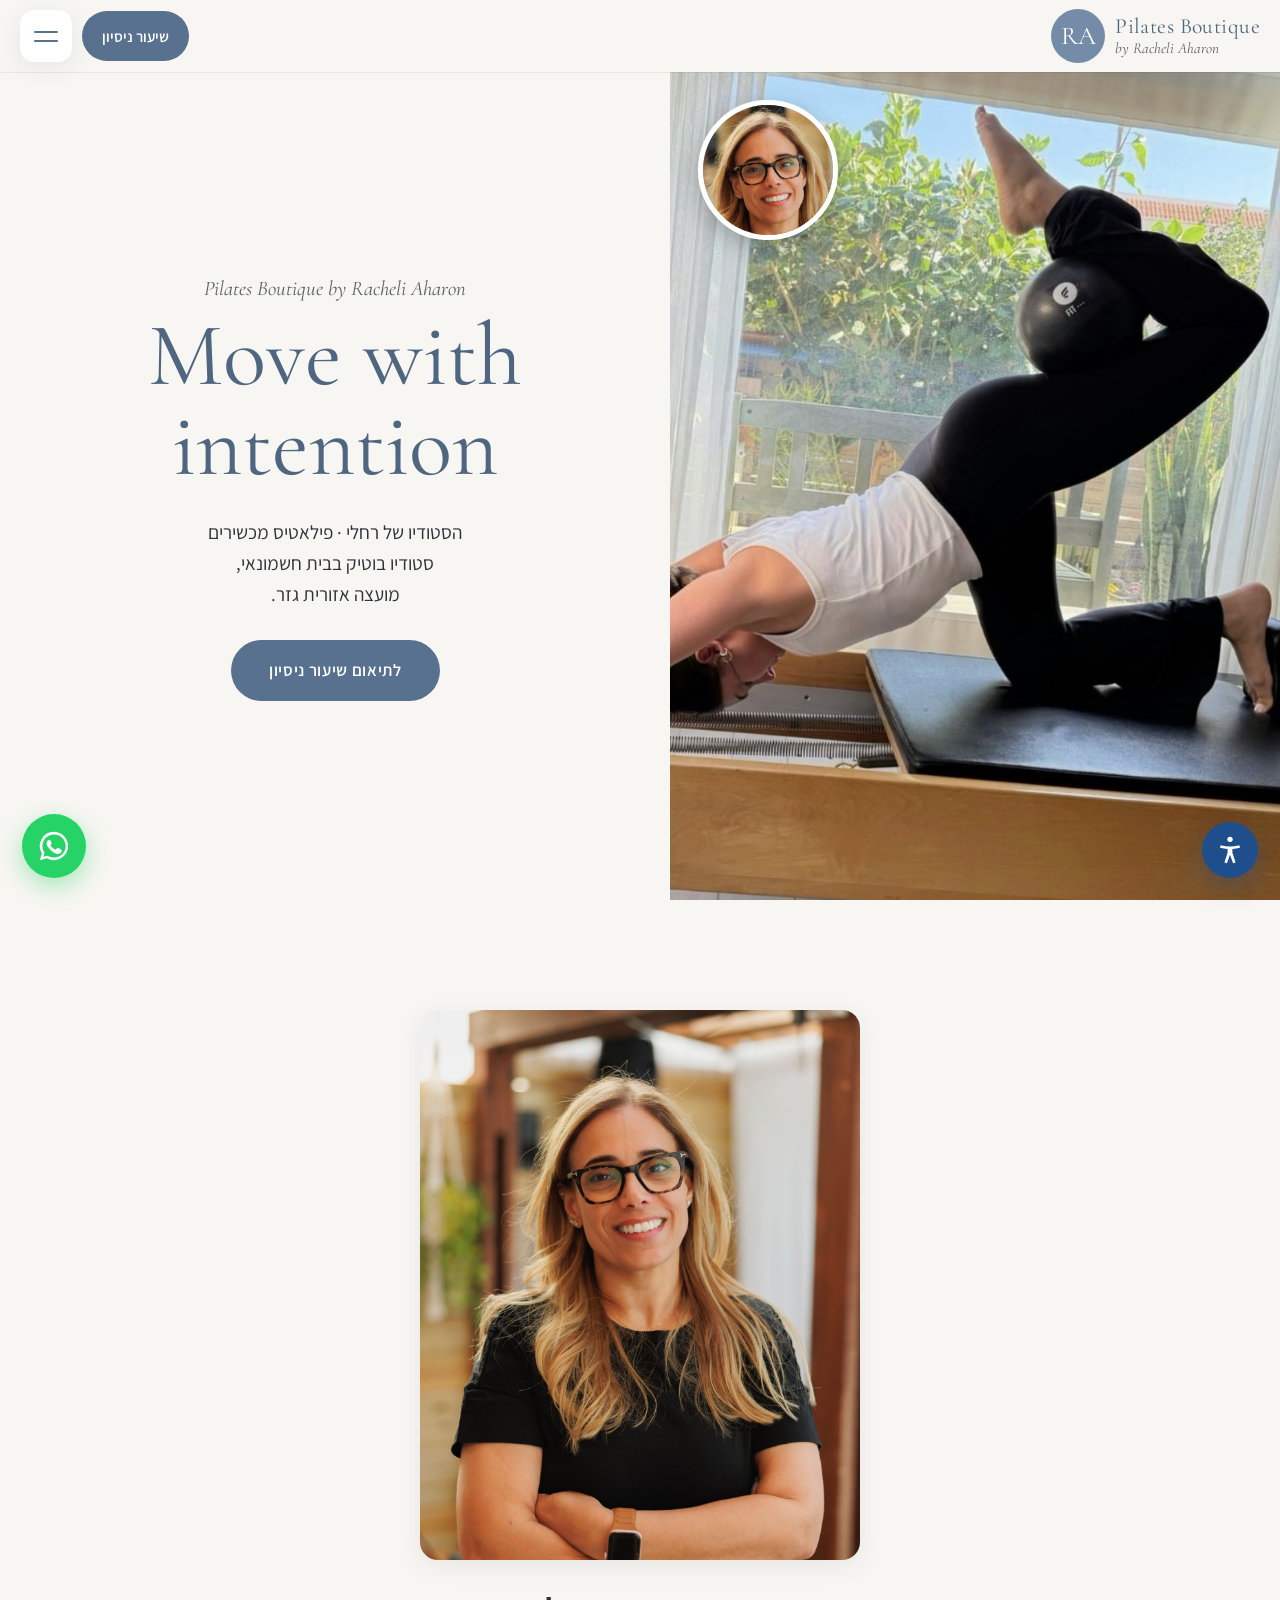
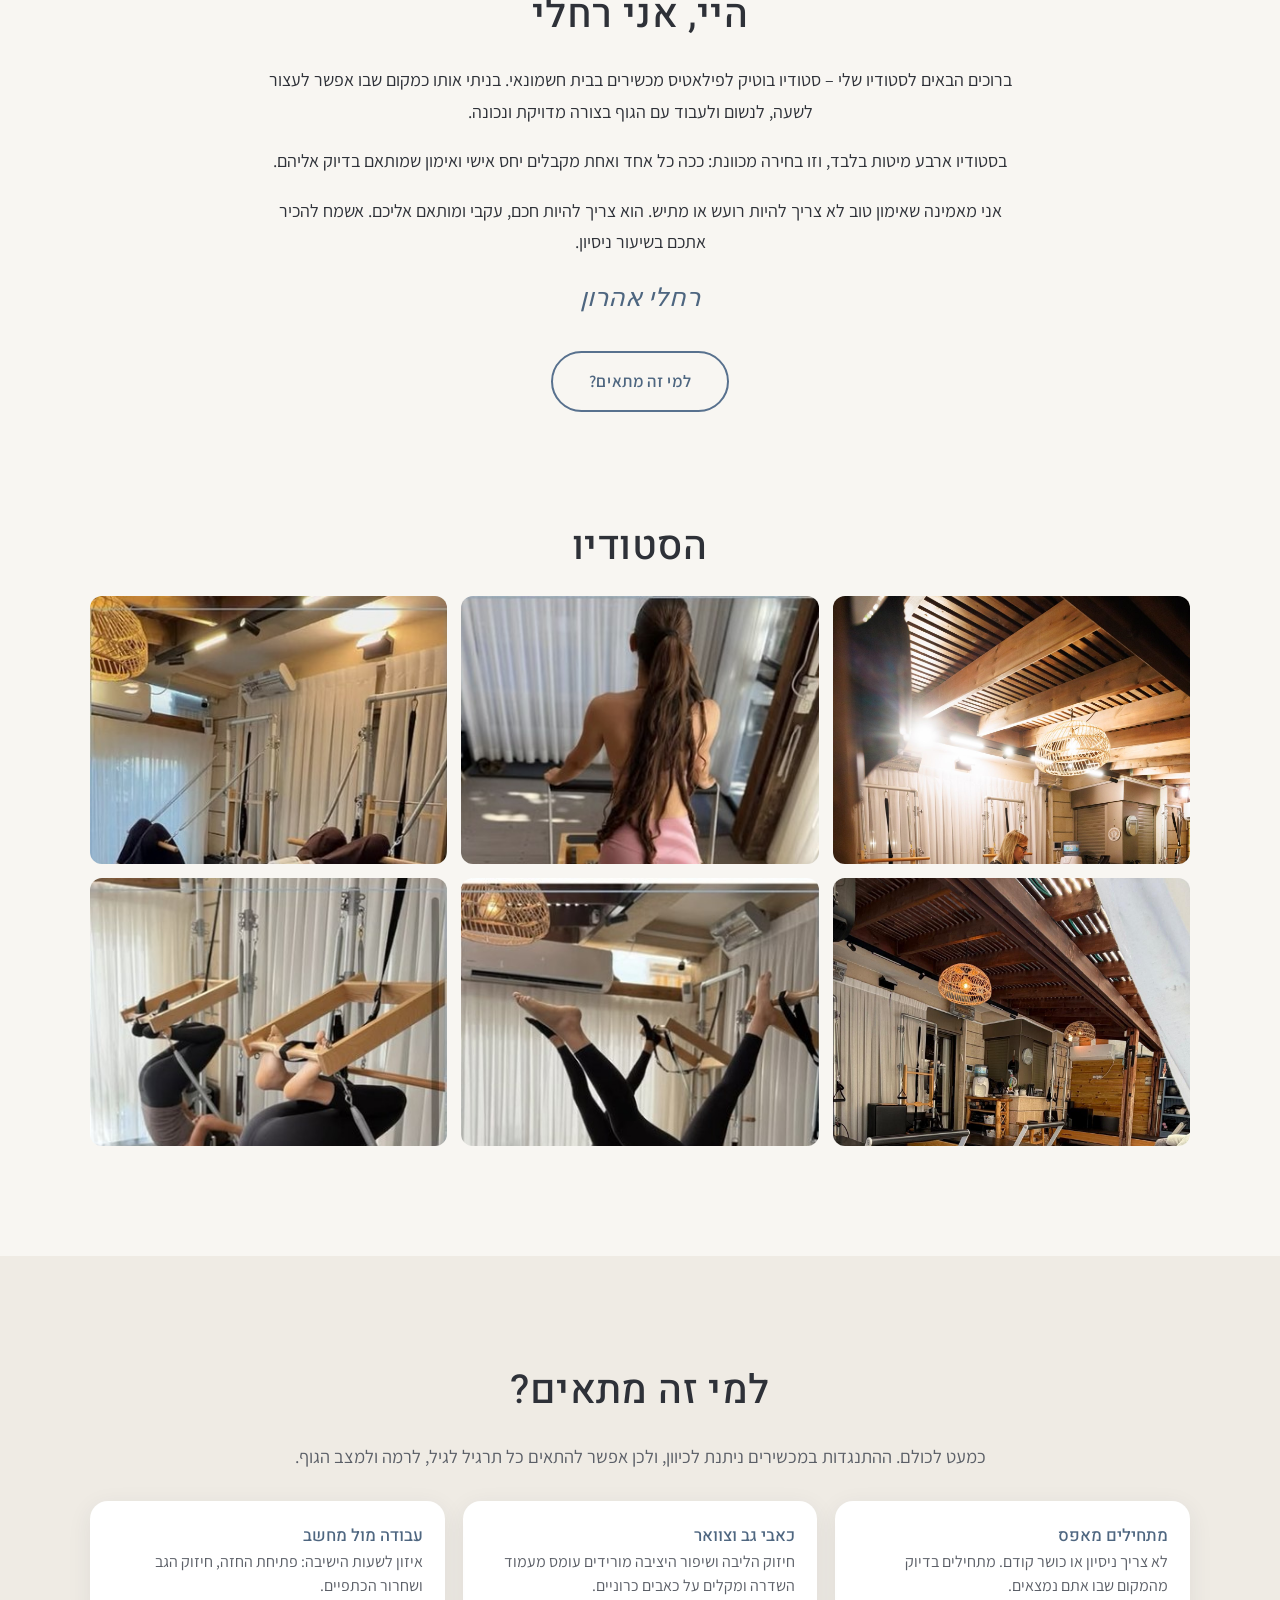
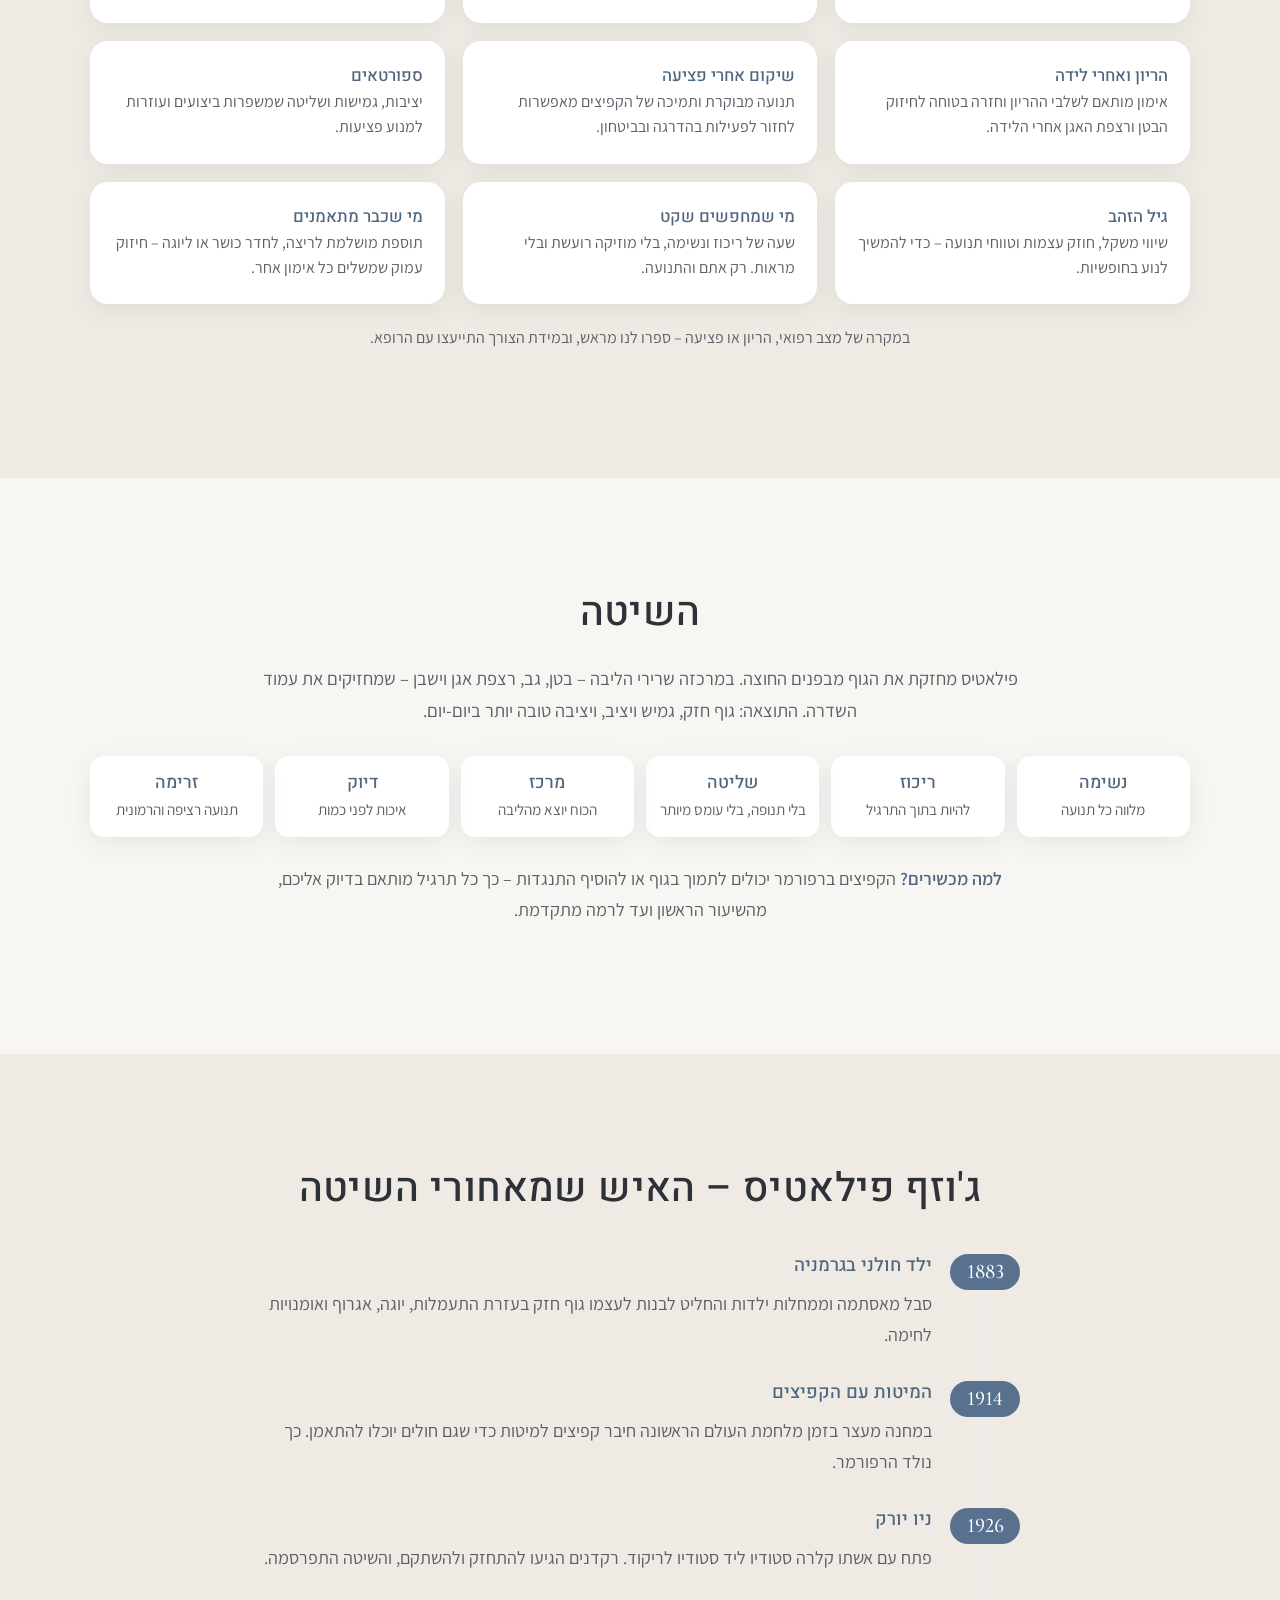
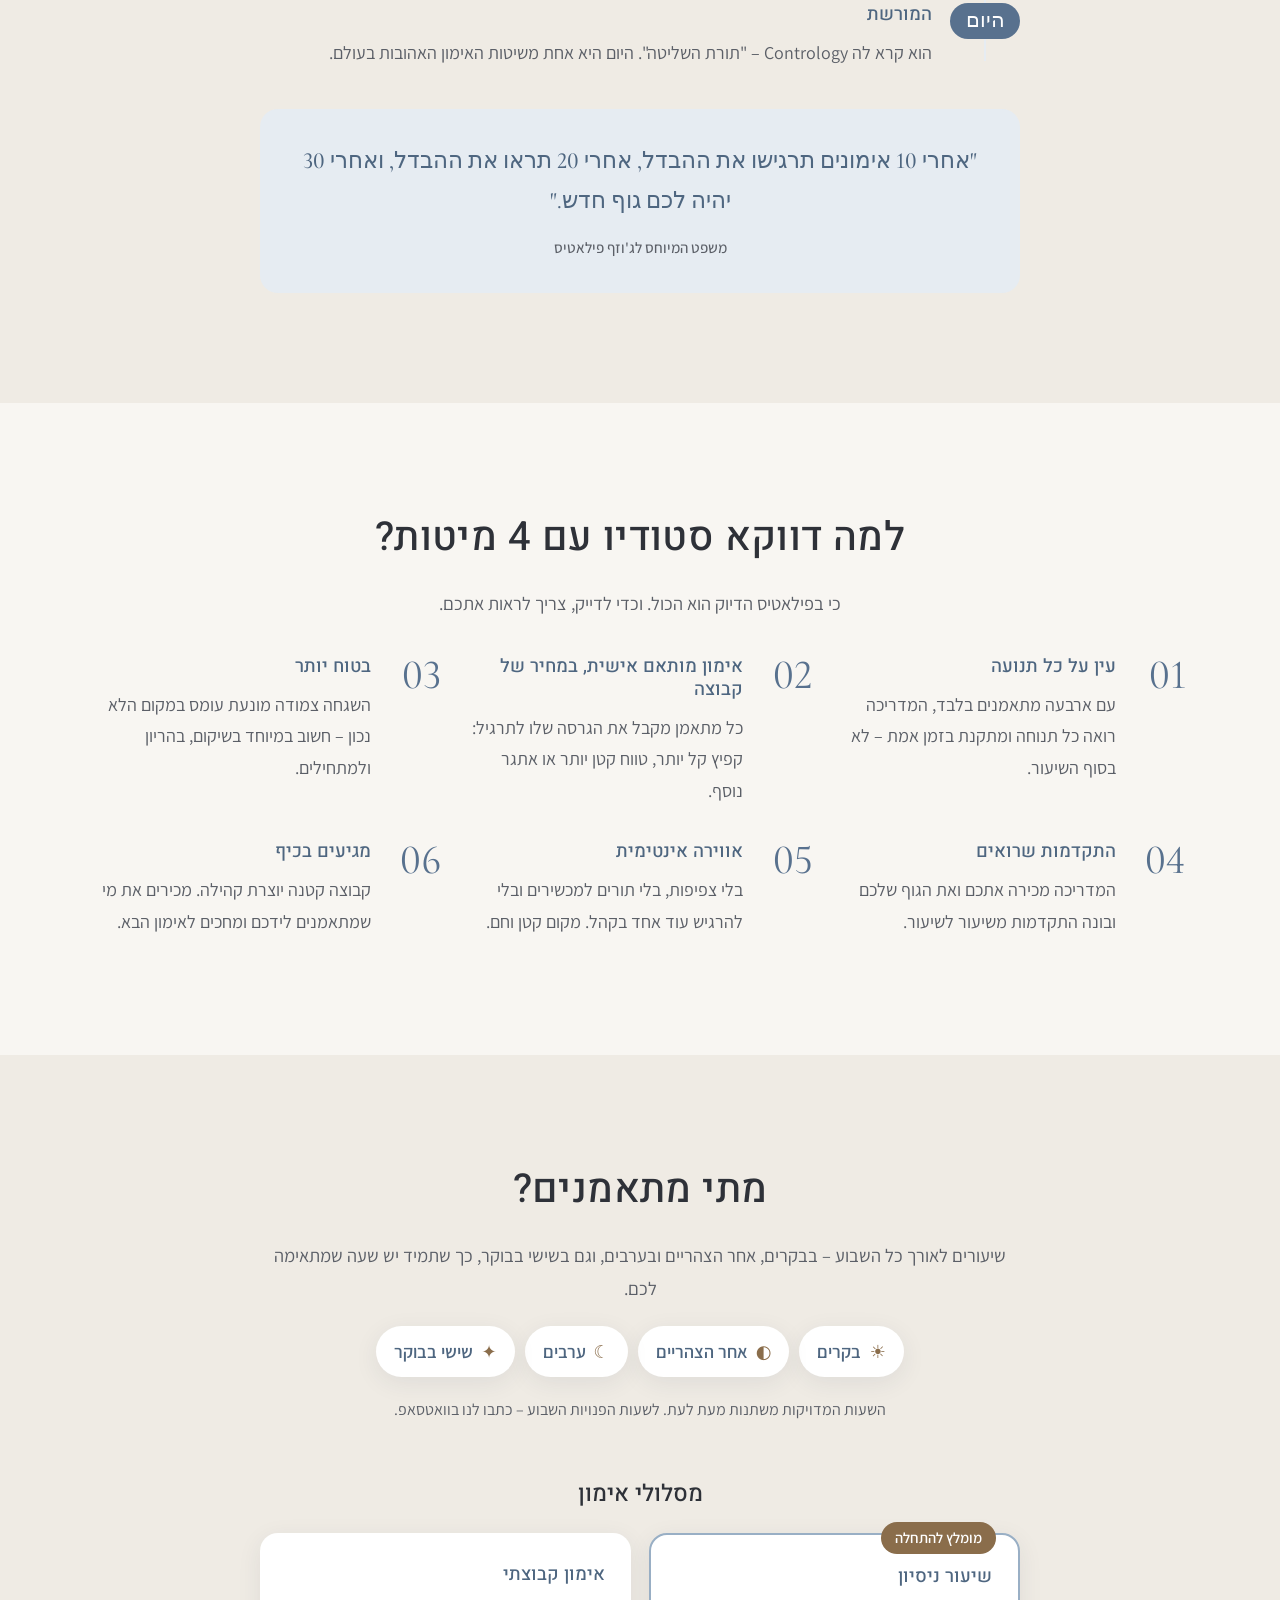
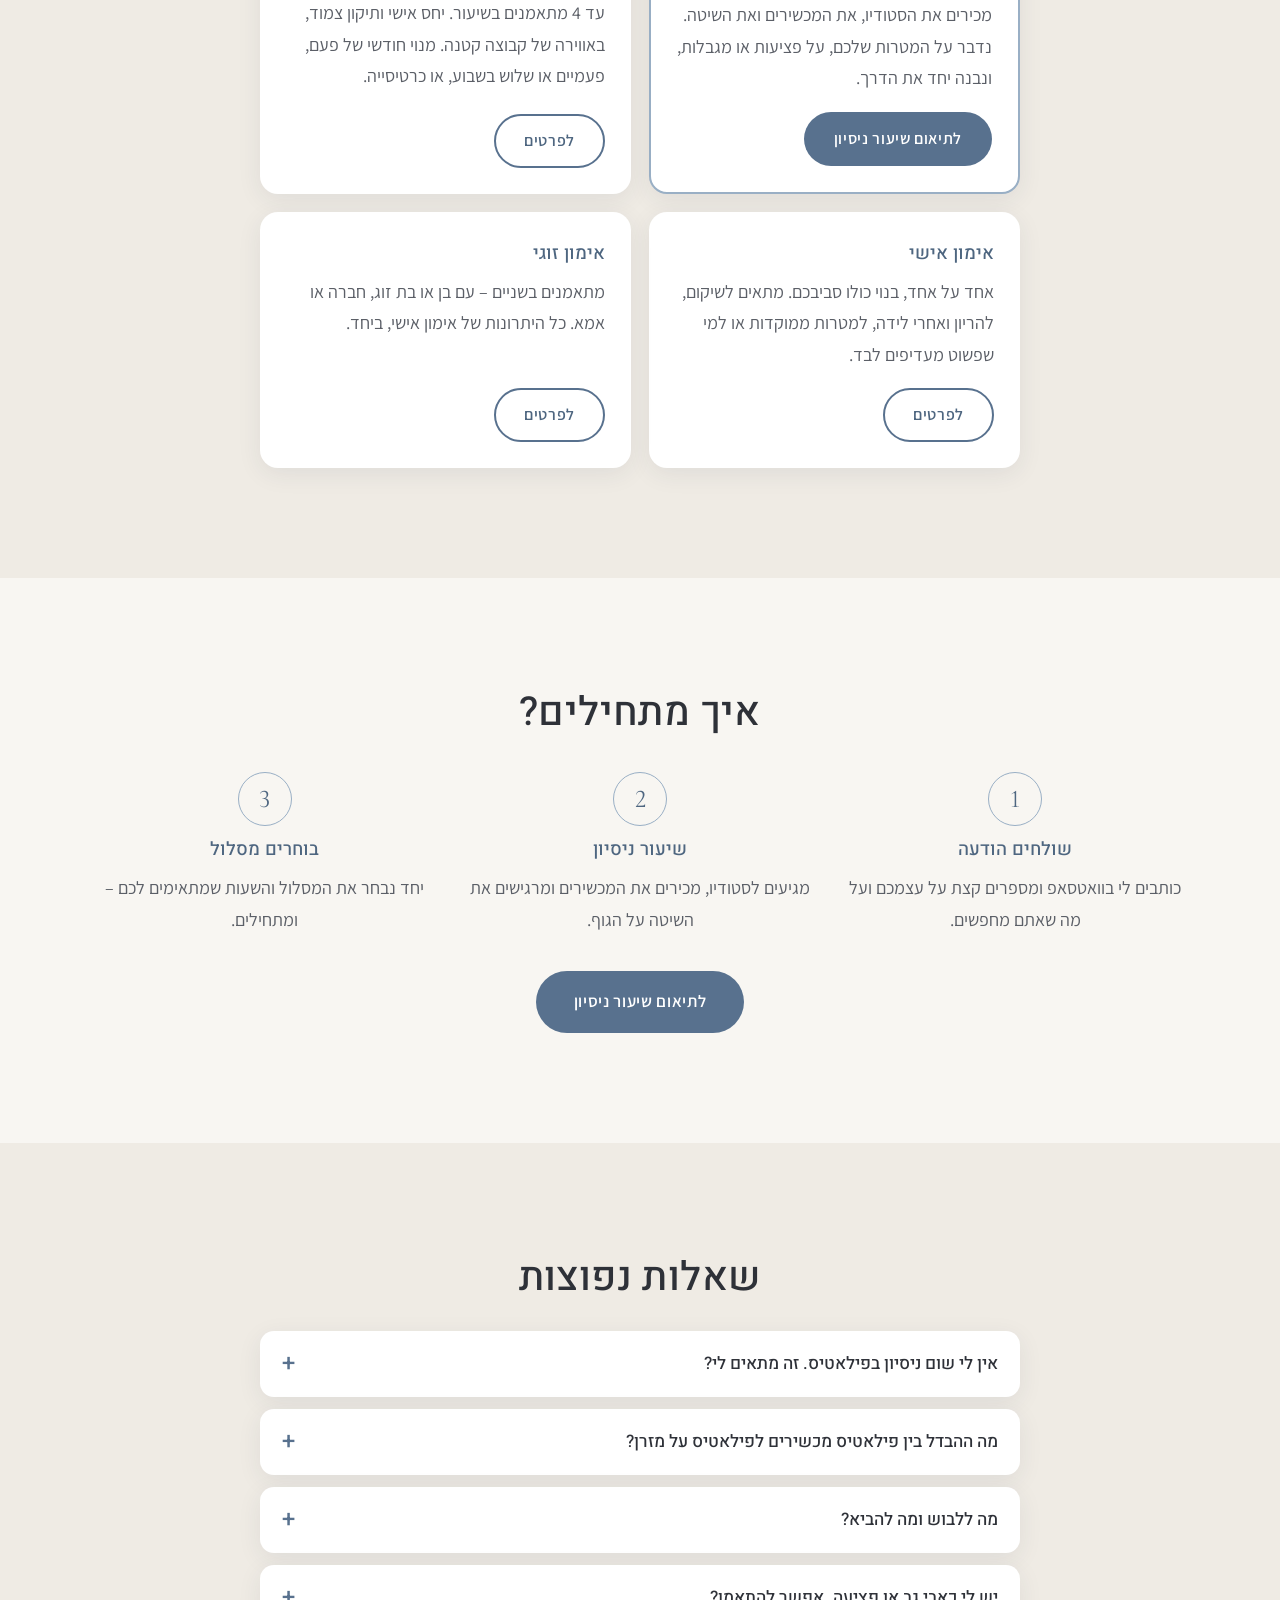
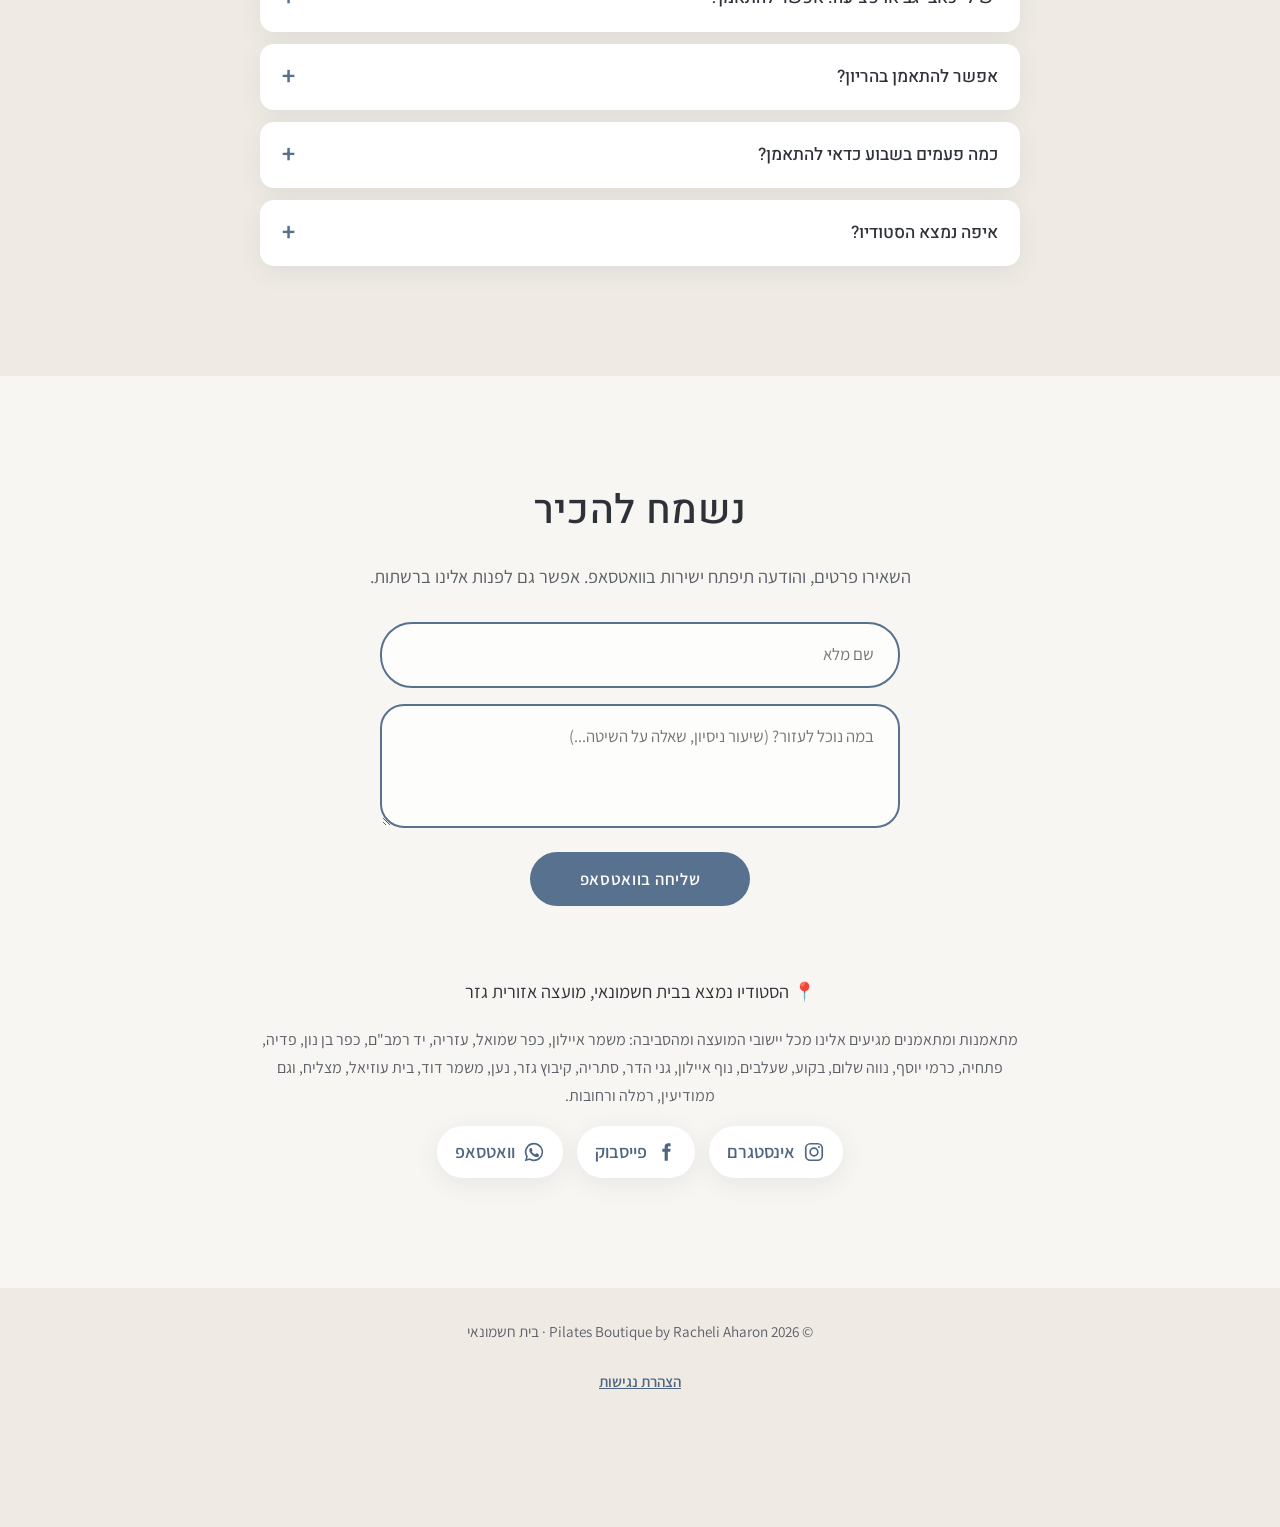
<file: index.html>
<!doctype html>
<html lang="he" dir="rtl">
<head>
  <meta charset="utf-8">
  <meta name="viewport" content="width=device-width, initial-scale=1">
  <title>פילאטיס מכשירים בבית חשמונאי | מועצה אזורית גזר ומודיעין | Pilates Boutique by Racheli Aharon</title>
  <meta name="description" content="סטודיו בוטיק לפילאטיס מכשירים (רפורמר) בבית חשמונאי, מועצה אזורית גזר – קרוב למודיעין. 4 מיטות בלבד, אימונים אישיים וקבוצתיים, פילאטיס בהריון ולכאבי גב, בבוקר ובערב.">
  <meta name="keywords" content="פילאטיס מכשירים, פילאטיס רפורמר, סטודיו פילאטיס, פילאטיס בית חשמונאי, פילאטיס מועצה אזורית גזר, פילאטיס גזר, פילאטיס מודיעין, פילאטיס גני הדר, פילאטיס כרמי יוסף, פילאטיס רמלה, פילאטיס בהריון, פילאטיס לכאבי גב, אימון אישי פילאטיס, שיעור ניסיון פילאטיס, פילאטיס שעלבים, פילאטיס נוף איילון, פילאטיס כפר בן נון, פילאטיס משמר איילון, פילאטיס פתחיה, פילאטיס עזריה">
  <link rel="preconnect" href="https://fonts.googleapis.com">
  <link rel="preconnect" href="https://fonts.gstatic.com" crossorigin>
  <link href="https://fonts.googleapis.com/css2?family=Assistant:wght@300;400;600&family=Heebo:wght@500;700;800&family=Cormorant+Garamond:ital,wght@0,400;0,500;1,400&display=swap" rel="stylesheet">
  <link rel="icon" href="favicon.svg" type="image/svg+xml">
  <link rel="canonical" href="https://rachelpilates.co.il/">
  <meta property="og:type" content="website">
  <meta property="og:locale" content="he_IL">
  <meta property="og:title" content="פילאטיס מכשירים בבית חשמונאי | Pilates Boutique by Racheli Aharon">
  <meta property="og:description" content="סטודיו בוטיק לפילאטיס מכשירים במועצה אזורית גזר, 4 מיטות בלבד. אימונים אישיים וקבוצתיים, בבוקר ובערב.">
  <meta property="og:url" content="https://rachelpilates.co.il/">
  <meta property="og:image" content="https://rachelpilates.co.il/images/share.jpg">
  <meta name="theme-color" content="#f8f6f2">
  <script type="application/ld+json">
  {
    "@context": "https://schema.org",
    "@type": "ExerciseGym",
    "name": "Pilates Boutique by Racheli Aharon",
    "alternateName": "הסטודיו של רחלי",
    "description": "סטודיו בוטיק לפילאטיס מכשירים (רפורמר) בבית חשמונאי, מועצה אזורית גזר",
    "areaServed": [{"@type": "AdministrativeArea", "name": "מועצה אזורית גזר"}, {"@type": "Place", "name": "משמר איילון"}, {"@type": "Place", "name": "כפר שמואל"}, {"@type": "Place", "name": "עזריה"}, {"@type": "Place", "name": "יד רמב\"ם"}, {"@type": "Place", "name": "כפר בן נון"}, {"@type": "Place", "name": "פדיה"}, {"@type": "Place", "name": "פתחיה"}, {"@type": "Place", "name": "כרמי יוסף"}, {"@type": "Place", "name": "נווה שלום"}, {"@type": "Place", "name": "בקוע"}, {"@type": "Place", "name": "שעלבים"}, {"@type": "Place", "name": "נוף איילון"}, {"@type": "Place", "name": "גני הדר"}, {"@type": "Place", "name": "סתריה"}, {"@type": "Place", "name": "קיבוץ גזר"}, {"@type": "Place", "name": "נען"}, {"@type": "Place", "name": "משמר דוד"}, {"@type": "Place", "name": "בית עוזיאל"}, {"@type": "Place", "name": "מצליח"}, {"@type": "Place", "name": "מודיעין-מכבים-רעות"}, {"@type": "Place", "name": "רמלה"}, {"@type": "Place", "name": "רחובות"}],
    "keywords": "פילאטיס מכשירים, פילאטיס רפורמר, פילאטיס בהריון, פילאטיס לכאבי גב, אימון אישי",
    "url": "https://rachelpilates.co.il/",
    "image": "https://rachelpilates.co.il/images/hero-racheli.jpg",
    "address": { "@type": "PostalAddress", "addressLocality": "בית חשמונאי", "addressCountry": "IL" },
    "sameAs": ["https://www.instagram.com/pilates.by.racheli/"]
  }
  </script>
  <link rel="stylesheet" href="styles.css?v=18">
</head>
<body>
<a class="skip-link" href="#main">דלג לתוכן הראשי</a>

<!-- ===== Header ===== -->
<header class="site-header">
  <a href="#top" class="logo" aria-label="Pilates Boutique by Racheli Aharon – לראש העמוד">
    <!-- לוגו זמני בטקסט. כשיגיע קובץ הלוגו: <img src="images/logo.png" alt="Pilates Boutique by Racheli Aharon" height="54"> -->
    <span class="logo-mark" aria-hidden="true">RA</span>
    <span class="logo-text">
      <span class="logo-name">Pilates Boutique</span>
      <span class="logo-sub">by Racheli Aharon</span>
    </span>
  </a>
  <a class="btn btn-primary header-cta" data-wa data-msg="היי רחלי, אשמח לתאם שיעור ניסיון 🙂">שיעור ניסיון</a>
  <button class="menu-btn" aria-label="פתיחת תפריט" aria-expanded="false" aria-controls="menu">
    <span></span><span></span>
  </button>
</header>

<nav id="menu" class="menu" aria-label="תפריט ראשי" hidden>
  <button class="menu-close" aria-label="סגירת תפריט">&times;</button>
  <ul>
    <li><a href="#top">דף הבית</a></li>
    <li><a href="#studio">נעים להכיר</a></li>
    <li><a href="#gallery">הסטודיו</a></li>
    <li><a href="#fit">למי זה מתאים</a></li>
    <li><a href="#method">השיטה</a></li>
    <li><a href="#founder">ממציא השיטה</a></li>
    <li><a href="#small">למה 4 מיטות</a></li>
    <li><a href="#times">אימונים ומסלולים</a></li>
    <li><a href="#faq">שאלות נפוצות</a></li>
    <li><a href="#contact">בואו נדבר</a></li>
  </ul>
</nav>

<main id="main" tabindex="-1">
  <span id="top"></span>

  <!-- ===== Hero ===== -->
  <section class="hero">
    <div class="hero-media"><img src="images/hero-reformer.jpg" alt="מתאמנת בתרגיל על מכשיר רפורמר בסטודיו, מול חלון עם נוף ירוק" width="1262" height="1114" fetchpriority="high" decoding="async">
      <img class="hero-face" src="images/racheli-face.jpg" alt="רחלי אהרון" width="400" height="400"></div>
    <div class="hero-content">
      <p class="hero-eyebrow">Pilates Boutique by Racheli Aharon</p>
      <p class="hero-title" lang="en">Move with<br>intention</p>
      <h1 class="hero-sub">הסטודיו של רחלי · פילאטיס מכשירים<br>
        סטודיו בוטיק ב<span data-town></span>,<br>
        מועצה אזורית גזר.</h1>
      <a class="btn btn-primary" data-wa data-msg="היי רחלי, אשמח לתאם שיעור ניסיון 🙂">לתיאום שיעור ניסיון</a>
    </div>
  </section>

  <!-- ===== About ===== -->
  <section id="studio" class="section">
    <div class="container narrow center">
      <img class="portrait portrait-person" src="images/hero-racheli.jpg" alt="רחלי אהרון בסטודיו" width="1600" height="1600" loading="lazy">
      <h2>היי, אני רחלי</h2>
      <p>
        ברוכים הבאים לסטודיו שלי – סטודיו בוטיק לפילאטיס מכשירים בבית חשמונאי.
        בניתי אותו כמקום שבו אפשר לעצור לשעה, לנשום ולעבוד עם הגוף בצורה מדויקת ונכונה.
      </p>
      <p>
        בסטודיו ארבע מיטות בלבד, וזו בחירה מכוונת: ככה כל אחד ואחת מקבלים יחס אישי ואימון שמותאם בדיוק אליהם.
      </p>
      <p>
        אני מאמינה שאימון טוב לא צריך להיות רועש או מתיש. הוא צריך להיות חכם, עקבי ומותאם אליכם.
        אשמח להכיר אתכם בשיעור ניסיון.
      </p>
      <p class="signature">רחלי אהרון</p>
      <a class="btn btn-outline" href="#fit">למי זה מתאים?</a>
    </div>
  </section>

  <!-- ===== Gallery ===== -->
  <section id="gallery" class="section">
    <div class="container">
      <h2 class="center">הסטודיו</h2>
      <div class="gallery">
        <div class="ph"><img src="images/studio-class.jpg" alt="רחלי מדריכה אימון רפורמר בקבוצה קטנה" loading="lazy"></div>
        <div class="ph"><img src="images/studio-1.jpg" alt="מתאמנת על הרפורמר" loading="lazy"></div>
        <div class="ph"><img src="images/studio-3.jpg" alt="אימון זוגי בסטודיו" loading="lazy"></div>
        <div class="ph"><img src="images/studio-day.jpg" alt="סטודיו פילאטיס מכשירים בבית חשמונאי באור יום – מיטות רפורמר תחת פרגולת עץ" loading="lazy"></div>
        <div class="ph"><img src="images/studio-4.jpg" alt="תרגיל רגליים ברצועות על הרפורמר" loading="lazy"></div>
        <div class="ph"><img src="images/studio-2.jpg" alt="אימון על מכשיר הטאוור בסטודיו" loading="lazy"></div>
      </div>
    </div>
  </section>

  <!-- ===== Who is it for ===== -->
  <section id="fit" class="section section-tint">
    <div class="container">
      <h2 class="center">למי זה מתאים?</h2>
      <p class="lead center narrow">כמעט לכולם. ההתנגדות במכשירים ניתנת לכיוון, ולכן אפשר להתאים כל תרגיל לגיל, לרמה ולמצב הגוף.</p>
      <div class="grid grid-3">
        <article class="card"><h3 class="h4">מתחילים מאפס</h3><p>לא צריך ניסיון או כושר קודם. מתחילים בדיוק מהמקום שבו אתם נמצאים.</p></article>
        <article class="card"><h3 class="h4">כאבי גב וצוואר</h3><p>חיזוק הליבה ושיפור היציבה מורידים עומס מעמוד השדרה ומקלים על כאבים כרוניים.</p></article>
        <article class="card"><h3 class="h4">עבודה מול מחשב</h3><p>איזון לשעות הישיבה: פתיחת החזה, חיזוק הגב ושחרור הכתפיים.</p></article>
        <article class="card"><h3 class="h4">הריון ואחרי לידה</h3><p>אימון מותאם לשלבי ההריון וחזרה בטוחה לחיזוק הבטן ורצפת האגן אחרי הלידה.</p></article>
        <article class="card"><h3 class="h4">שיקום אחרי פציעה</h3><p>תנועה מבוקרת ותמיכה של הקפיצים מאפשרות לחזור לפעילות בהדרגה ובביטחון.</p></article>
        <article class="card"><h3 class="h4">ספורטאים</h3><p>יציבות, גמישות ושליטה שמשפרות ביצועים ועוזרות למנוע פציעות.</p></article>
        <article class="card"><h3 class="h4">גיל הזהב</h3><p>שיווי משקל, חוזק עצמות וטווחי תנועה – כדי להמשיך לנוע בחופשיות.</p></article>
        <article class="card"><h3 class="h4">מי שמחפשים שקט</h3><p>שעה של ריכוז ונשימה, בלי מוזיקה רועשת ובלי מראות. רק אתם והתנועה.</p></article>
        <article class="card"><h3 class="h4">מי שכבר מתאמנים</h3><p>תוספת מושלמת לריצה, לחדר כושר או ליוגה – חיזוק עמוק שמשלים כל אימון אחר.</p></article>
      </div>
      <p class="fine-print center">במקרה של מצב רפואי, הריון או פציעה – ספרו לנו מראש, ובמידת הצורך התייעצו עם הרופא.</p>
    </div>
  </section>

  <!-- ===== Method ===== -->
  <section id="method" class="section">
    <div class="container">
      <h2 class="center">השיטה</h2>
      <p class="lead center narrow">
        פילאטיס מחזקת את הגוף מבפנים החוצה. במרכזה שרירי הליבה – בטן, גב, רצפת אגן וישבן – שמחזיקים את עמוד השדרה.
        התוצאה: גוף חזק, גמיש ויציב, ויציבה טובה יותר ביום-יום.
      </p>
      <div class="principles">
        <div><h3 class="h4">נשימה</h3><p>מלווה כל תנועה</p></div>
        <div><h3 class="h4">ריכוז</h3><p>להיות בתוך התרגיל</p></div>
        <div><h3 class="h4">שליטה</h3><p>בלי תנופה, בלי עומס מיותר</p></div>
        <div><h3 class="h4">מרכז</h3><p>הכוח יוצא מהליבה</p></div>
        <div><h3 class="h4">דיוק</h3><p>איכות לפני כמות</p></div>
        <div><h3 class="h4">זרימה</h3><p>תנועה רציפה והרמונית</p></div>
      </div>
      <p class="center narrow machines">
        <strong>למה מכשירים?</strong> הקפיצים ברפורמר יכולים לתמוך בגוף או להוסיף התנגדות – כך כל תרגיל מותאם בדיוק אליכם,
        מהשיעור הראשון ועד לרמה מתקדמת.
      </p>
    </div>
  </section>

  <!-- ===== Founder ===== -->
  <section id="founder" class="section section-tint">
    <div class="container narrow">
      <h2 class="center">ג'וזף פילאטיס – האיש שמאחורי השיטה</h2>
      <ol class="timeline">
        <li><span class="tl-year">1883</span><div><h3 class="h4">ילד חולני בגרמניה</h3>
          <p>סבל מאסתמה וממחלות ילדות והחליט לבנות לעצמו גוף חזק בעזרת התעמלות, יוגה, אגרוף ואומנויות לחימה.</p></div></li>
        <li><span class="tl-year">1914</span><div><h3 class="h4">המיטות עם הקפיצים</h3>
          <p>במחנה מעצר בזמן מלחמת העולם הראשונה חיבר קפיצים למיטות כדי שגם חולים יוכלו להתאמן. כך נולד הרפורמר.</p></div></li>
        <li><span class="tl-year">1926</span><div><h3 class="h4">ניו יורק</h3>
          <p>פתח עם אשתו קלרה סטודיו ליד סטודיו לריקוד. רקדנים הגיעו להתחזק ולהשתקם, והשיטה התפרסמה.</p></div></li>
        <li><span class="tl-year">היום</span><div><h3 class="h4">המורשת</h3>
          <p>הוא קרא לה Contrology – "תורת השליטה". היום היא אחת משיטות האימון האהובות בעולם.</p></div></li>
      </ol>
      <blockquote class="quote">
        "אחרי 10 אימונים תרגישו את ההבדל, אחרי 20 תראו את ההבדל, ואחרי 30 יהיה לכם גוף חדש."
        <cite>משפט המיוחס לג'וזף פילאטיס</cite>
      </blockquote>
    </div>
  </section>

  <!-- ===== 4 beds ===== -->
  <section id="small" class="section">
    <div class="container">
      <h2 class="center">למה דווקא סטודיו עם 4 מיטות?</h2>
      <p class="lead center narrow">כי בפילאטיס הדיוק הוא הכול. וכדי לדייק, צריך לראות אתכם.</p>
      <div class="grid grid-2 benefits">
        <article class="benefit"><span class="benefit-num">01</span><div><h3 class="h4">עין על כל תנועה</h3><p>עם ארבעה מתאמנים בלבד, המדריכה רואה כל תנוחה ומתקנת בזמן אמת – לא בסוף השיעור.</p></div></article>
        <article class="benefit"><span class="benefit-num">02</span><div><h3 class="h4">אימון מותאם אישית, במחיר של קבוצה</h3><p>כל מתאמן מקבל את הגרסה שלו לתרגיל: קפיץ קל יותר, טווח קטן יותר או אתגר נוסף.</p></div></article>
        <article class="benefit"><span class="benefit-num">03</span><div><h3 class="h4">בטוח יותר</h3><p>השגחה צמודה מונעת עומס במקום הלא נכון – חשוב במיוחד בשיקום, בהריון ולמתחילים.</p></div></article>
        <article class="benefit"><span class="benefit-num">04</span><div><h3 class="h4">התקדמות שרואים</h3><p>המדריכה מכירה אתכם ואת הגוף שלכם ובונה התקדמות משיעור לשיעור.</p></div></article>
        <article class="benefit"><span class="benefit-num">05</span><div><h3 class="h4">אווירה אינטימית</h3><p>בלי צפיפות, בלי תורים למכשירים ובלי להרגיש עוד אחד בקהל. מקום קטן וחם.</p></div></article>
        <article class="benefit"><span class="benefit-num">06</span><div><h3 class="h4">מגיעים בכיף</h3><p>קבוצה קטנה יוצרת קהילה. מכירים את מי שמתאמנים לידכם ומחכים לאימון הבא.</p></div></article>
      </div>
    </div>
  </section>

  <!-- ===== Times & tracks ===== -->
  <section id="times" class="section section-tint">
    <div class="container narrow center">
      <h2>מתי מתאמנים?</h2>
      <p class="lead">שיעורים לאורך כל השבוע – בבקרים, אחר הצהריים ובערבים, וגם בשישי בבוקר, כך שתמיד יש שעה שמתאימה לכם.</p>
      <ul class="time-pills" aria-label="זמני אימון">
        <li><span aria-hidden="true">☀</span> בקרים</li>
        <li><span aria-hidden="true">◐</span> אחר הצהריים</li>
        <li><span aria-hidden="true">☾</span> ערבים</li>
        <li><span aria-hidden="true">✦</span> שישי בבוקר</li>
      </ul>
      <p class="fine-print">השעות המדויקות משתנות מעת לעת. לשעות הפנויות השבוע – כתבו לנו בוואטסאפ.</p>

      <h3 class="sub-title" id="tracks">מסלולי אימון</h3>
      <div class="tracks">
        <article class="track track-highlight">
          <span class="track-tag">מומלץ להתחלה</span>
          <h3 class="h4">שיעור ניסיון</h3>
          <p>מכירים את הסטודיו, את המכשירים ואת השיטה. נדבר על המטרות שלכם, על פציעות או מגבלות, ונבנה יחד את הדרך.</p>
          <a class="btn btn-primary" data-wa data-msg="היי רחלי, אשמח לתאם שיעור ניסיון 🙂">לתיאום שיעור ניסיון</a>
        </article>
        <article class="track">
          <h3 class="h4">אימון קבוצתי</h3>
          <p>עד 4 מתאמנים בשיעור. יחס אישי ותיקון צמוד, באווירה של קבוצה קטנה. מנוי חודשי של פעם, פעמיים או שלוש בשבוע, או כרטיסייה.</p>
          <a class="btn btn-outline" data-wa data-msg="היי רחלי, אשמח לפרטים על אימונים קבוצתיים">לפרטים</a>
        </article>
        <article class="track">
          <h3 class="h4">אימון אישי</h3>
          <p>אחד על אחד, בנוי כולו סביבכם. מתאים לשיקום, להריון ואחרי לידה, למטרות ממוקדות או למי שפשוט מעדיפים לבד.</p>
          <a class="btn btn-outline" data-wa data-msg="היי רחלי, אשמח לפרטים על אימון אישי">לפרטים</a>
        </article>
        <article class="track">
          <h3 class="h4">אימון זוגי</h3>
          <p>מתאמנים בשניים – עם בן או בת זוג, חברה או אמא. כל היתרונות של אימון אישי, ביחד.</p>
          <a class="btn btn-outline" data-wa data-msg="היי רחלי, אשמח לפרטים על אימון זוגי">לפרטים</a>
        </article>
      </div>
    </div>
  </section>

  <!-- ===== How to start ===== -->
  <section id="start" class="section">
    <div class="container center">
      <h2>איך מתחילים?</h2>
      <ol class="steps">
        <li><span class="step-num">1</span><h3 class="h4">שולחים הודעה</h3><p>כותבים לי בוואטסאפ ומספרים קצת על עצמכם ועל מה שאתם מחפשים.</p></li>
        <li><span class="step-num">2</span><h3 class="h4">שיעור ניסיון</h3><p>מגיעים לסטודיו, מכירים את המכשירים ומרגישים את השיטה על הגוף.</p></li>
        <li><span class="step-num">3</span><h3 class="h4">בוחרים מסלול</h3><p>יחד נבחר את המסלול והשעות שמתאימים לכם – ומתחילים.</p></li>
      </ol>
      <a class="btn btn-primary" data-wa data-msg="היי רחלי, אשמח לתאם שיעור ניסיון 🙂">לתיאום שיעור ניסיון</a>
    </div>
  </section>

  <!-- ===== FAQ ===== -->
  <section id="faq" class="section section-tint">
    <div class="container narrow">
      <h2 class="center">שאלות נפוצות</h2>
      <div class="faq">
        <details>
          <summary>אין לי שום ניסיון בפילאטיס. זה מתאים לי?</summary>
          <p>בהחלט. רוב המתאמנים מתחילים מאפס. המכשירים מאפשרים להתאים את רמת הקושי לכל אחד, ובקבוצה של עד ארבעה אני מלווה אתכם צמוד מהשיעור הראשון.</p>
        </details>
        <details>
          <summary>מה ההבדל בין פילאטיס מכשירים לפילאטיס על מזרן?</summary>
          <p>על המזרן עובדים עם משקל הגוף בלבד. במכשירים הקפיצים יכולים לתמוך בגוף או להוסיף התנגדות, ולכן אפשר לדייק יותר, לגוון יותר ולהתאים את האימון לכל מצב – ממתחילים ושיקום ועד מתאמנים מתקדמים.</p>
        </details>
        <details>
          <summary>מה ללבוש ומה להביא?</summary>
          <p>בגדי ספורט נוחים וצמודים לגוף, כדי שאוכל לראות את התנועה. מומלץ להביא גרביים עם גריפ ובקבוק מים. את כל השאר יש בסטודיו.</p>
        </details>
        <details>
          <summary>יש לי כאבי גב או פציעה. אפשר להתאמן?</summary>
          <p>ברוב המקרים כן, ופילאטיס אף יכול לעזור. ספרו לי מראש על כל פציעה או מצב רפואי כדי שאתאים את האימון, ובמקרה הצורך התייעצו קודם עם הרופא או הפיזיותרפיסט.</p>
        </details>
        <details>
          <summary>אפשר להתאמן בהריון?</summary>
          <p>כן, באישור רופא ובהתאמה לשלב ההריון. גם אחרי הלידה, פילאטיס הוא דרך מצוינת לחזק מחדש את הבטן ואת רצפת האגן, בהדרגה ובבטחה.</p>
        </details>
        <details>
          <summary>כמה פעמים בשבוע כדאי להתאמן?</summary>
          <p>פעמיים-שלוש בשבוע זה האידיאל כדי להרגיש ולראות שינוי. גם אימון אחד בשבוע, בעקביות, עושה הבדל משמעותי.</p>
        </details>
        <details>
          <summary>איפה נמצא הסטודיו?</summary>
          <p>בבית חשמונאי שבמועצה אזורית גזר – כמה דקות נסיעה מכרמי יוסף, כפר בן נון, יד רמב"ם, פתחיה, שעלבים, נוף איילון, משמר איילון וממודיעין. את הכתובת המדויקת נשלח בוואטסאפ כשתקבעו שיעור.</p>
        </details>
      </div>
    </div>
  </section>

  <!-- ===== Testimonials (להחזיר כשיהיו המלצות אמיתיות - להסיר את סימני ההערה) =====
  
  <section id="reviews" class="section reviews">
    <div class="container narrow center">
      <h2>מה אומרים עלינו</h2>
      <p class="placeholder-note">[המלצות זמניות - יוחלפו בהמלצות אמיתיות של מתאמנות]</p>
      <div class="slider" aria-roledescription="carousel">
        <div class="slides">
          <figure class="slide">
            <blockquote>כאן תופיע המלצה אמיתית של מתאמנת - כמה משפטים על היחס האישי, על השינוי בגוף ועל האווירה בסטודיו.</blockquote>
            <figcaption>שם המתאמנת</figcaption>
          </figure>
          <figure class="slide">
            <blockquote>כאן תופיע המלצה שנייה.</blockquote>
            <figcaption>שם המתאמנת</figcaption>
          </figure>
          <figure class="slide">
            <blockquote>כאן תופיע המלצה שלישית.</blockquote>
            <figcaption>שם המתאמנת</figcaption>
          </figure>
        </div>
        <div class="dots" role="tablist"></div>
      </div>
    </div>
  </section>
  ===== /Testimonials -->

  <!-- ===== Contact ===== -->
  <section id="contact" class="section contact">
    <div class="container narrow center">
      <h2>נשמח להכיר</h2>
      <p class="lead">השאירו פרטים, והודעה תיפתח ישירות בוואטסאפ. אפשר גם לפנות אלינו ברשתות.</p>
      <form class="wa-form" novalidate>
        <label class="sr-only" for="f-name">שם מלא</label>
        <input id="f-name" name="name" type="text" placeholder="שם מלא" autocomplete="name" required>
        <label class="sr-only" for="f-msg">במה נוכל לעזור?</label>
        <textarea id="f-msg" name="msg" rows="3" placeholder="במה נוכל לעזור? (שיעור ניסיון, שאלה על השיטה...)"></textarea>
        <button class="btn btn-primary" type="submit">שליחה בוואטסאפ</button>
        <p class="copied-note" role="status" aria-live="polite"></p>
      </form>

      <div class="contact-info">
        <p class="town"><span aria-hidden="true">📍</span> הסטודיו נמצא ב<span data-town></span>, מועצה אזורית גזר</p>
        <p class="fine-print">מתאמנות ומתאמנים מגיעים אלינו מכל יישובי המועצה ומהסביבה: משמר איילון, כפר שמואל, עזריה, יד רמב"ם, כפר בן נון, פדיה, פתחיה, כרמי יוסף, נווה שלום, בקוע, שעלבים, נוף איילון, גני הדר, סתריה, קיבוץ גזר, נען, משמר דוד, בית עוזיאל, מצליח, וגם ממודיעין, רמלה ורחובות.</p>
        <div class="socials">
          <a data-instagram class="social" target="_blank" rel="noopener" aria-label="אינסטגרם (נפתח בחלון חדש)">
            <svg viewBox="0 0 24 24" aria-hidden="true"><rect x="3" y="3" width="18" height="18" rx="5"/><circle cx="12" cy="12" r="4.2"/><circle cx="17.4" cy="6.6" r="1.1" class="fill"/></svg>
            <span>אינסטגרם</span>
          </a>
          <a data-facebook class="social" target="_blank" rel="noopener" aria-label="פייסבוק (נפתח בחלון חדש)">
            <svg viewBox="0 0 24 24" aria-hidden="true"><path d="M14 8.5V7c0-.8.4-1.2 1.2-1.2H17V2.5h-2.6C11.6 2.5 10.5 4.1 10.5 6.7v1.8H8v3.3h2.5V21.5H14V11.8h2.6l.4-3.3z" class="fill"/></svg>
            <span>פייסבוק</span>
          </a>
          <a data-wa class="social" data-msg="היי רחלי 🙂" aria-label="וואטסאפ (נפתח בחלון חדש)">
            <svg viewBox="0 0 24 24" aria-hidden="true"><path class="fill" d="M12 2a10 10 0 0 0-8.6 15.1L2 22l5-1.3A10 10 0 1 0 12 2zm0 18.2a8.2 8.2 0 0 1-4.2-1.2l-.3-.2-3 .8.8-2.9-.2-.3A8.2 8.2 0 1 1 12 20.2zm4.5-6.1c-.2-.1-1.5-.7-1.7-.8-.2-.1-.4-.1-.6.1l-.8 1c-.1.2-.3.2-.5.1a6.7 6.7 0 0 1-3.3-2.9c-.2-.4.2-.4.7-1.3.1-.2 0-.3 0-.4l-.8-1.8c-.2-.5-.4-.4-.6-.4h-.5a1 1 0 0 0-.7.3 3 3 0 0 0-.9 2.2 5.2 5.2 0 0 0 1.1 2.7 11.8 11.8 0 0 0 4.5 4c1.7.7 2.3.8 3.2.6.5-.1 1.5-.6 1.7-1.2.2-.6.2-1.1.2-1.2-.1-.1-.3-.2-.5-.3z"/></svg>
            <span>וואטסאפ</span>
          </a>
        </div>
      </div>
    </div>
  </section>
</main>

<footer class="site-footer">
  <p>© <span data-year></span> Pilates Boutique by Racheli Aharon · <span data-town></span></p>
  <p><a href="accessibility.html">הצהרת נגישות</a></p>
</footer>

<aside aria-label="יצירת קשר מהירה">
<a class="wa-float" data-wa data-msg="היי רחלי, אשמח לפרטים על הסטודיו 🙂" aria-label="שליחת הודעה בוואטסאפ (נפתח בחלון חדש)">
  <svg viewBox="0 0 24 24" aria-hidden="true"><path fill="#fff" d="M12 2a10 10 0 0 0-8.6 15.1L2 22l5-1.3A10 10 0 1 0 12 2zm0 18.2a8.2 8.2 0 0 1-4.2-1.2l-.3-.2-3 .8.8-2.9-.2-.3A8.2 8.2 0 1 1 12 20.2zm4.5-6.1c-.2-.1-1.5-.7-1.7-.8-.2-.1-.4-.1-.6.1l-.8 1c-.1.2-.3.2-.5.1a6.7 6.7 0 0 1-3.3-2.9c-.2-.4.2-.4.7-1.3.1-.2 0-.3 0-.4l-.8-1.8c-.2-.5-.4-.4-.6-.4h-.5a1 1 0 0 0-.7.3 3 3 0 0 0-.9 2.2 5.2 5.2 0 0 0 1.1 2.7 11.8 11.8 0 0 0 4.5 4c1.7.7 2.3.8 3.2.6.5-.1 1.5-.6 1.7-1.2.2-.6.2-1.1.2-1.2-.1-.1-.3-.2-.5-.3z"/></svg>
</a>
</aside>

<button class="a11y-btn" type="button" aria-label="תפריט נגישות" aria-expanded="false" aria-controls="a11y-panel">
  <svg viewBox="0 0 24 24" aria-hidden="true"><circle cx="12" cy="4" r="2"/><path d="M19 8.5c-2.3.6-4.6.9-7 .9s-4.7-.3-7-.9l-.5 1.9c1.9.5 3.8.8 5.7.9V14l-2.4 7.4 1.9.6L12 15.6l2.3 6.4 1.9-.6L13.8 14v-2.7c1.9-.1 3.8-.4 5.7-.9z"/></svg>
</button>
<div id="a11y-panel" class="a11y-panel" role="dialog" aria-modal="false" aria-labelledby="a11y-title" hidden>
  <button type="button" class="a11y-close" aria-label="סגירת תפריט הנגישות">&times;</button>
  <h2 id="a11y-title">התאמות נגישות</h2>
  <div class="a11y-opts">
    <button type="button" data-a11y="font" aria-pressed="false">הגדלת טקסט</button>
    <button type="button" data-a11y="contrast" aria-pressed="false">ניגודיות גבוהה</button>
    <button type="button" data-a11y="links" aria-pressed="false">הדגשת קישורים</button>
    <button type="button" data-a11y="readable" aria-pressed="false">גופן קריא</button>
    <button type="button" data-a11y="motion" aria-pressed="false">עצירת אנימציות</button>
    <button type="button" class="a11y-reset">איפוס הגדרות</button>
  </div>
  <a href="accessibility.html">הצהרת נגישות</a>
</div>

<script src="config.js?v=18"></script>
<script src="script.js?v=18"></script>
</body>
</html>
</file>
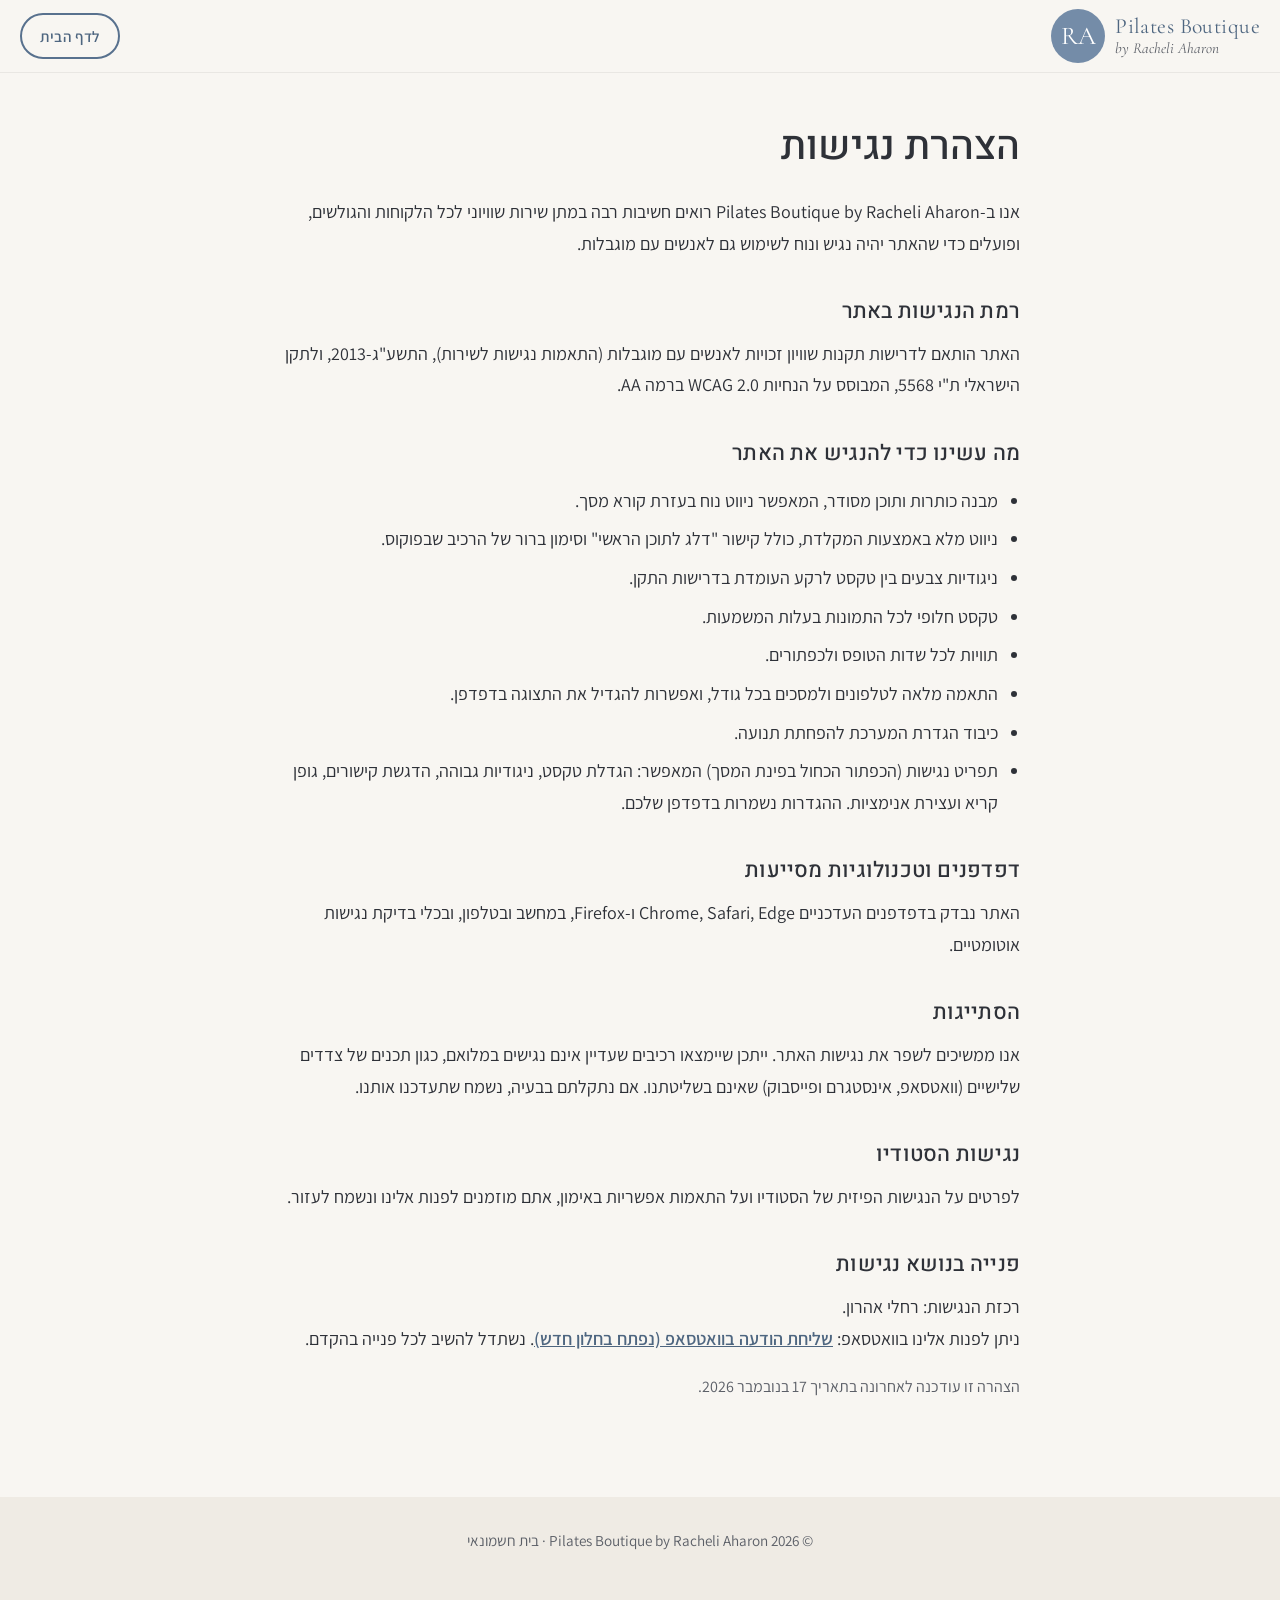
<file: accessibility.html>
<!doctype html>
<html lang="he" dir="rtl">
<head>
  <meta charset="utf-8">
  <meta name="viewport" content="width=device-width, initial-scale=1">
  <title>הצהרת נגישות | Pilates Boutique by Racheli Aharon</title>
  <meta name="robots" content="noindex">
  <link rel="icon" href="favicon.svg" type="image/svg+xml">
  <link rel="preconnect" href="https://fonts.googleapis.com">
  <link rel="preconnect" href="https://fonts.gstatic.com" crossorigin>
  <link href="https://fonts.googleapis.com/css2?family=Assistant:wght@300;400;600&family=Heebo:wght@500;700;800&family=Cormorant+Garamond:ital,wght@0,400;0,500;1,400&display=swap" rel="stylesheet">
  <link rel="stylesheet" href="styles.css?v=18">
  <style>
    .statement { padding: 50px 0 80px; }
    .statement h1 { font-size: clamp(1.9rem, 5vw, 2.5rem); font-weight: 500; }
    .statement h2 { font-size: 1.35rem; margin-top: 1.8em; }
    .statement ul { padding-inline-start: 1.2em; }
    .statement li { margin-bottom: .4em; }
    .statement a { color: var(--c-primary-dark); font-weight: 600; }
  </style>
</head>
<body>
<a class="skip-link" href="#main">דלג לתוכן הראשי</a>
<header class="site-header">
  <a href="index.html" class="logo" aria-label="Pilates Boutique by Racheli Aharon - חזרה לדף הבית">
    <span class="logo-mark" aria-hidden="true">RA</span>
    <span class="logo-text">
      <span class="logo-name">Pilates Boutique</span>
      <span class="logo-sub">by Racheli Aharon</span>
    </span>
  </a>
  <a class="btn btn-outline" href="index.html" style="padding:8px 18px;font-size:.95rem">לדף הבית</a>
</header>

<main id="main" tabindex="-1" class="statement">
  <div class="container narrow">
    <h1>הצהרת נגישות</h1>
    <p>
      אנו ב-Pilates Boutique by Racheli Aharon רואים חשיבות רבה במתן שירות שוויוני לכל הלקוחות והגולשים,
      ופועלים כדי שהאתר יהיה נגיש ונוח לשימוש גם לאנשים עם מוגבלות.
    </p>

    <h2>רמת הנגישות באתר</h2>
    <p>
      האתר הותאם לדרישות תקנות שוויון זכויות לאנשים עם מוגבלות (התאמות נגישות לשירות), התשע"ג-2013,
      ולתקן הישראלי ת"י 5568, המבוסס על הנחיות WCAG 2.0 ברמה AA.
    </p>

    <h2>מה עשינו כדי להנגיש את האתר</h2>
    <ul>
      <li>מבנה כותרות ותוכן מסודר, המאפשר ניווט נוח בעזרת קורא מסך.</li>
      <li>ניווט מלא באמצעות המקלדת, כולל קישור "דלג לתוכן הראשי" וסימון ברור של הרכיב שבפוקוס.</li>
      <li>ניגודיות צבעים בין טקסט לרקע העומדת בדרישות התקן.</li>
      <li>טקסט חלופי לכל התמונות בעלות המשמעות.</li>
      <li>תוויות לכל שדות הטופס ולכפתורים.</li>
      <li>התאמה מלאה לטלפונים ולמסכים בכל גודל, ואפשרות להגדיל את התצוגה בדפדפן.</li>
      <li>כיבוד הגדרת המערכת להפחתת תנועה.</li>
      <li>
        תפריט נגישות (הכפתור הכחול בפינת המסך) המאפשר: הגדלת טקסט, ניגודיות גבוהה, הדגשת קישורים,
        גופן קריא ועצירת אנימציות. ההגדרות נשמרות בדפדפן שלכם.
      </li>
    </ul>

    <h2>דפדפנים וטכנולוגיות מסייעות</h2>
    <p>
      האתר נבדק בדפדפנים העדכניים Chrome, Safari, Edge ו-Firefox, במחשב ובטלפון, ובכלי בדיקת נגישות אוטומטיים.
    </p>

    <h2>הסתייגות</h2>
    <p>
      אנו ממשיכים לשפר את נגישות האתר. ייתכן שיימצאו רכיבים שעדיין אינם נגישים במלואם, כגון תכנים
      של צדדים שלישיים (וואטסאפ, אינסטגרם ופייסבוק) שאינם בשליטתנו. אם נתקלתם בבעיה, נשמח שתעדכנו אותנו.
    </p>

    <h2>נגישות הסטודיו</h2>
    <p>
      לפרטים על הנגישות הפיזית של הסטודיו ועל התאמות אפשריות באימון, אתם מוזמנים לפנות אלינו ונשמח לעזור.
    </p>

    <h2>פנייה בנושא נגישות</h2>
    <p>
      רכזת הנגישות: רחלי אהרון.<br>
      ניתן לפנות אלינו בוואטסאפ:
      <a data-wa data-msg="היי רחלי, יש לי פנייה בנושא נגישות האתר/הסטודיו">שליחת הודעה בוואטסאפ (נפתח בחלון חדש)</a>.
      נשתדל להשיב לכל פנייה בהקדם.
    </p>

    <p class="fine-print">הצהרה זו עודכנה לאחרונה בתאריך 17 בנובמבר 2026.</p>
  </div>
</main>

<footer class="site-footer">
  <p>© <span data-year></span> Pilates Boutique by Racheli Aharon · <span data-town></span></p>
</footer>

<script src="config.js?v=18"></script>
<script>
  (function () {
    var cfg = window.SITE_CONFIG || {};
    var wa = cfg.whatsapp || "";
    document.querySelectorAll("[data-wa]").forEach(function (a) {
      a.href = /^https?:\/\//.test(wa) ? wa : "https://wa.me/" + wa + "?text=" + encodeURIComponent(a.getAttribute("data-msg") || "");
      a.target = "_blank"; a.rel = "noopener";
    });
    document.querySelectorAll("[data-town]").forEach(function (el) { el.textContent = cfg.town || ""; });
    document.querySelectorAll("[data-year]").forEach(function (el) { el.textContent = new Date().getFullYear(); });
    try {
      var st = JSON.parse(localStorage.getItem("a11y-settings")) || {};
      var r = document.documentElement;
      if (st.font) r.classList.add("a11y-font-" + st.font);
      ["contrast", "links", "readable", "motion"].forEach(function (k) { if (st[k]) r.classList.add("a11y-" + k); });
    } catch (e) {}
  })();
</script>
</body>
</html>
</file>
<file: styles.css>
/* =========================================================
   צבעים ופונטים - כאן מחליפים לצבעים של רחלי
   ========================================================= */
:root {
  /* הכחול של המותג (#99afc5) בגוון עמוק מעט יותר, כדי שטקסט לבן על כפתור יהיה קריא */
  --c-brand: #99afc5;        /* הכחול של הלוגו */
  --c-primary: #58718e;      /* כפתורים והדגשות - כהה מספיק לניגודיות נגישות */
  --c-primary-dark: #4e6680; /* כותרות משנה וטקסט מודגש */
  --c-secondary: #8a6d4b;    /* גוון עץ חם, כמו המכשירים בסטודיו */
  --c-blush: #e6ecf2;        /* כחול בהיר מאוד */
  --c-bg: #f8f6f2;           /* שמנת */
  --c-tint: #efebe4;         /* שמנת כהה מעט */
  --c-text: #2e3138;
  --c-muted: #5b5f67;
  --c-card: #ffffff;
  --c-wa: #25d366;

  --f-head: "Heebo", system-ui, sans-serif;
  --f-body: "Assistant", system-ui, sans-serif;
  --f-latin: "Cormorant Garamond", Georgia, serif;

  --radius: 18px;
  --shadow: 0 6px 24px rgba(40, 55, 75, .08);
  --header-h: 72px;
}

*, *::before, *::after { box-sizing: border-box; }
html { scroll-behavior: smooth; scroll-padding-top: var(--header-h); }
body {
  font-variant-numeric: lining-nums;
  margin: 0;
  background: var(--c-bg);
  color: var(--c-text);
  font-family: var(--f-body);
  font-size: 18px;
  line-height: 1.75;
  -webkit-font-smoothing: antialiased;
}
img { max-width: 100%; display: block; }
a { color: inherit; }

h1, h2, h3, h4 { font-family: var(--f-head); line-height: 1.25; margin: 0 0 .6em; }
h2 { font-size: clamp(1.9rem, 5vw, 2.5rem); font-weight: 500; letter-spacing: .01em; }
h3 { font-size: 1.45rem; font-weight: 500; }
h4 { font-size: 1.15rem; font-weight: 500; color: var(--c-primary-dark); }
p { margin: 0 0 1em; }

.container { width: min(1100px, 100% - 32px); margin-inline: auto; }
.narrow { max-width: 760px; margin-inline: auto; }
.center { text-align: center; }
.lead { font-size: 1.15rem; color: var(--c-muted); }
.fine-print { font-size: 1rem; color: var(--c-muted); margin-top: 1.2em; }
.sub-title { margin-top: 2.4em; }
.placeholder-note { color: #b4805a; font-size: .9rem; font-style: italic; }
.sr-only { position: absolute; width: 1px; height: 1px; overflow: hidden; clip: rect(0 0 0 0); white-space: nowrap; }

.section { padding: 80px 0; }
.section-tint { background: var(--c-tint); }

/* ===== Buttons ===== */
.btn {
  display: inline-block;
  font-family: var(--f-body);
  font-size: 1.05rem;
  font-weight: 600;
  letter-spacing: .04em;
  text-decoration: none;
  text-align: center;
  padding: 14px 36px;
  border-radius: 999px;
  border: 2px solid transparent;
  cursor: pointer;
  transition: background .2s, color .2s, transform .2s;
}
.btn:hover { transform: translateY(-1px); }
.btn-primary { background: var(--c-primary); color: #fff; }
.btn-primary:hover { background: var(--c-primary-dark); }
.btn-secondary { background: var(--c-secondary); color: #fff; }
.btn-outline { border-color: var(--c-primary); color: var(--c-primary-dark); background: transparent; }
.btn-outline:hover { background: var(--c-primary); color: #fff; }
.btn-outline-light { border-color: #fff; color: #fff; background: rgba(255,255,255,.08); backdrop-filter: blur(2px); }
.btn-outline-light:hover { background: #fff; color: var(--c-primary-dark); }
.btn-wide { width: 100%; max-width: 420px; padding-block: 18px; font-size: 1.15rem; }

/* ===== Header & menu ===== */
.site-header {
  position: sticky; top: 0; z-index: 50;
  height: var(--header-h);
  display: flex; align-items: center; justify-content: space-between;
  padding-inline: 20px;
  background: rgba(248, 246, 242, .94);
  backdrop-filter: blur(8px);
  box-shadow: 0 1px 0 rgba(0,0,0,.06);
}
.logo { text-decoration: none; display: flex; flex-direction: column; align-items: center; line-height: 1; direction: ltr; }
.logo-mark {
  width: 54px; height: 54px; border-radius: 50%; background: #748ca8; color: #fff;
  display: grid; place-items: center; font-family: var(--f-latin); font-size: 1.6rem; letter-spacing: -.02em;
}
.logo { flex-direction: row; gap: 10px; }
.logo-text { display: flex; flex-direction: column; align-items: flex-start; }
.logo-name { font-family: var(--f-latin); font-size: 1.35rem; color: var(--c-primary-dark); letter-spacing: .02em; }
.logo-sub { font-family: var(--f-latin); font-style: italic; font-size: .95rem; color: var(--c-muted); margin-top: 3px; }

.menu-btn {
  width: 52px; height: 52px; border: 0; border-radius: 14px;
  background: #fff; box-shadow: var(--shadow); cursor: pointer;
  display: grid; place-content: center; gap: 7px;
}
.menu-btn span { display: block; width: 24px; height: 2px; background: var(--c-primary); border-radius: 2px; }

.menu {
  position: fixed; inset: 0; z-index: 100;
  background: rgba(30, 40, 55, .35);
  backdrop-filter: blur(3px);
  display: flex; justify-content: center; align-items: flex-start;
  padding: 90px 16px 16px;
  overflow-y: auto;
}
.menu[hidden] { display: none; }
.menu ul {
  list-style: none; margin: 0; padding: 0;
  width: min(420px, 100%);
  background: var(--c-bg); border-radius: 6px; overflow: hidden;
  box-shadow: 0 20px 60px rgba(0,0,0,.2);
}
.menu li + li { border-top: 1px solid rgba(0,0,0,.05); }
.menu a {
  display: block; text-align: center; text-decoration: none;
  padding: 18px; font-family: var(--f-head); font-weight: 500; font-size: 1.3rem;
}
.menu li:first-child a { background: var(--c-blush); color: var(--c-primary); }
.menu a:hover { color: var(--c-primary); }
.menu-close {
  position: absolute; top: 12px; left: 20px;
  width: 52px; height: 52px; border: 0; border-radius: 14px;
  background: #fff; box-shadow: var(--shadow);
  font-size: 2.2rem; line-height: 1; color: var(--c-primary); cursor: pointer;
}

/* ===== Hero ===== */
/* טלפון: תמונה למעלה וטקסט מתחתיה. מחשב: טקסט ותמונה זה לצד זה */
.hero { display: grid; grid-template-rows: auto auto; background: var(--c-bg); }
.hero-media { aspect-ratio: 1262 / 1114; }
/* התמונה היא תגית img רגילה - נטענת ראשונה, ואם משהו משתבש הרקע הוא בצבע שמנת ולא כחול */
.hero-media { position: relative; overflow: hidden; background: var(--c-tint); }
.hero-media > img:first-child { position: absolute; inset: 0; width: 100%; height: 100%; object-fit: cover; object-position: 60% 50%; }
/* הפנים של רחלי בעיגול בפינת התמונה */
.hero-face { position: absolute; top: 14px; left: 14px; width: 96px; height: 96px; border-radius: 50%;
  object-fit: cover; border: 4px solid #fff; box-shadow: 0 8px 24px rgba(0,0,0,.25); }
@media (min-width: 900px) { .hero-face { width: 140px; height: 140px; top: 28px; left: 28px; border-width: 5px; }
  .hero-media { aspect-ratio: auto; }
  .hero-media > img:first-child { object-position: 100% 50%; } }
.hero-content { text-align: center; padding: 34px 24px 46px; }
.hero-eyebrow { font-family: var(--f-latin); font-style: italic; font-size: clamp(1rem, 4.2vw, 1.3rem); color: var(--c-muted);
  white-space: nowrap; direction: ltr; margin-bottom: .2em; }
.hero-title {
  font-family: var(--f-latin); font-weight: 400; color: var(--c-primary-dark);
  font-size: clamp(3rem, 12vw, 5.6rem); line-height: 1; margin-bottom: .3em; direction: ltr;
}
.hero-sub { font-family: var(--f-body); font-size: 1.2rem; font-weight: 400; line-height: 1.6; color: var(--c-text); margin-bottom: 1.6em; }
@media (min-width: 900px) {
  .hero { grid-template-columns: 1fr 1.1fr; grid-template-rows: none; min-height: calc(100svh - var(--header-h)); }
  .hero-content { align-self: center; padding: 60px 56px; }
  .hero-sub { margin-inline: auto; }
}

/* ===== Cards & grids ===== */
.grid { display: grid; gap: 18px; margin-top: 28px; }
.grid-2 { grid-template-columns: repeat(auto-fit, minmax(min(100%, 320px), 1fr)); }
.grid-3 { grid-template-columns: repeat(auto-fit, minmax(min(100%, 260px), 1fr)); }
.card {
  background: var(--c-card); border-radius: var(--radius);
  padding: 26px 24px; box-shadow: var(--shadow);
}
.card p { margin: 0; color: var(--c-muted); }
.card-feature { border-top: 4px solid var(--c-primary); }

/* ===== Principles ===== */
.principles { display: grid; grid-template-columns: repeat(auto-fit, minmax(min(100%, 150px), 1fr)); gap: 12px; margin: 30px 0 26px; }
.principles > div { background: var(--c-card); border-radius: 14px; padding: 16px 12px; text-align: center; box-shadow: var(--shadow); }
.principles h4 { margin: 0 0 4px; font-size: 1.1rem; }
.principles p { margin: 0; font-size: .95rem; color: var(--c-muted); line-height: 1.5; }
.machines { color: var(--c-muted); }
.machines strong { color: var(--c-primary-dark); font-weight: 600; }

/* ===== Timeline ===== */
.timeline { list-style: none; padding: 0; margin: 40px 0; position: relative; }
.timeline::before {
  content: ""; position: absolute; top: 8px; bottom: 8px; right: 34px;
  width: 2px; background: var(--c-blush);
}
.timeline li { display: grid; grid-template-columns: 70px 1fr; gap: 18px; margin-bottom: 30px; position: relative; }
.tl-year {
  font-family: var(--f-latin); font-size: 1.3rem; font-weight: 500;
  background: var(--c-primary); color: #fff; border-radius: 999px;
  height: 36px; display: grid; place-items: center; position: relative; z-index: 1;
}
.timeline p { color: var(--c-muted); margin: 0; }

.quote {
  margin: 20px 0 0; padding: 32px 28px; text-align: center;
  background: var(--c-blush); border-radius: var(--radius);
  font-family: var(--f-latin); font-size: 1.45rem; font-weight: 500; color: var(--c-primary-dark);
}
.quote cite { display: block; margin-top: 12px; font-family: var(--f-body); font-size: .95rem; font-style: normal; color: var(--c-muted); }

/* ===== Benefits ===== */
.benefit { display: flex; gap: 18px; align-items: flex-start; padding: 8px 4px; }
.benefit-num { font-family: var(--f-latin); font-size: 2.6rem; line-height: 1; color: var(--c-primary); min-width: 52px; }
.benefit p { margin: 0; color: var(--c-muted); }

/* ===== Times & tracks ===== */
.time-card { text-align: center; }
.time-icon { font-size: 2.2rem; color: var(--c-primary); display: block; line-height: 1.2; }
.track-group { margin: 2em 0 .9em; font-size: 1.35rem; color: var(--c-text); font-weight: 500; }
.pill-list { display: flex; flex-direction: column; align-items: center; gap: 14px; }

/* ===== About ===== */
.portrait-person { object-position: center 30% !important; }
.portrait { width: 100%; max-width: 440px; height: auto; aspect-ratio: 4 / 5; object-fit: cover; object-position: center 60%;
  border-radius: var(--radius); margin: 0 auto 30px; box-shadow: var(--shadow); }
.signature { font-family: var(--f-latin); font-style: italic; font-size: 1.6rem; color: var(--c-primary-dark); margin: .4em 0 1.2em; }

/* ===== Tracks ===== */
.tracks { display: grid; gap: 18px; margin-top: 24px; text-align: right;
  grid-template-columns: repeat(auto-fit, minmax(min(100%, 300px), 1fr)); }
.track { position: relative; background: var(--c-card); border-radius: var(--radius); padding: 30px 26px 26px;
  box-shadow: var(--shadow); display: flex; flex-direction: column; }
.track p { color: var(--c-muted); flex: 1; }
.track .btn { align-self: flex-start; padding: 11px 28px; font-size: 1rem; }
.track-highlight { border: 2px solid var(--c-brand); }
.track-tag { position: absolute; top: -13px; right: 22px; background: var(--c-secondary); color: #fff;
  font-size: .85rem; font-weight: 600; padding: 3px 14px; border-radius: 999px; }

/* ===== Steps ===== */
.steps { list-style: none; padding: 0; margin: 34px 0 36px; display: grid; gap: 26px;
  grid-template-columns: repeat(auto-fit, minmax(min(100%, 240px), 1fr)); }
.steps p { color: var(--c-muted); margin: 0; }
.step-num { display: grid; place-items: center; width: 54px; height: 54px; margin: 0 auto 12px; border-radius: 50%;
  border: 1px solid var(--c-brand); color: var(--c-primary-dark); font-family: var(--f-latin); font-size: 1.6rem; font-variant-numeric: lining-nums; }

/* ===== FAQ ===== */
.faq { margin-top: 28px; display: grid; gap: 12px; }
.faq details { background: var(--c-card); border-radius: 14px; box-shadow: var(--shadow); padding: 0 22px; }
.faq summary { cursor: pointer; list-style: none; padding: 18px 0; font-family: var(--f-head); font-weight: 500;
  font-size: 1.08rem; display: flex; justify-content: space-between; gap: 14px; align-items: center; }
.faq summary::-webkit-details-marker { display: none; }
.faq summary::after { content: "+"; font-size: 1.5rem; color: var(--c-primary); line-height: 1; transition: transform .2s; }
.faq details[open] summary::after { transform: rotate(45deg); }
.faq details p { color: var(--c-muted); padding-bottom: 18px; margin: 0; }

/* ===== Testimonials ===== */
.reviews { background: linear-gradient(rgba(30,40,55,.55), rgba(30,40,55,.55)), url("images/studio-5.jpg") center/cover, #6f88a3; color: #fff; }
.reviews h2 { color: #fff; }
.reviews .placeholder-note { color: #f1e3cf; }
.slider { position: relative; }
.slides { display: flex; overflow-x: auto; scroll-snap-type: x mandatory; scrollbar-width: none; }
.slides::-webkit-scrollbar { display: none; }
.slide { flex: 0 0 100%; scroll-snap-align: center; margin: 0; padding: 10px 8px; }
.slide blockquote { margin: 0 0 18px; font-size: 1.2rem; line-height: 1.8; }
.slide blockquote::before, .slide blockquote::after { content: "\""; }
.slide figcaption { font-family: var(--f-head); font-weight: 500; font-size: 1.3rem; }
.slide figcaption::after { content: ""; display: block; width: 70px; height: 2px; background: #fff; margin: 12px auto 0; }
.dots { display: flex; justify-content: center; gap: 12px; margin-top: 18px; }
.dots button { width: 13px; height: 13px; border-radius: 50%; border: 2px solid #fff; background: transparent; padding: 0; cursor: pointer; }
.dots button[aria-selected="true"] { background: #fff; }

/* ===== Gallery ===== */
.gallery { display: grid; grid-template-columns: repeat(2, 1fr); gap: 10px; margin-top: 24px; }
.gallery .ph { aspect-ratio: 1; }
@media (min-width: 900px) { .gallery { grid-template-columns: repeat(3, 1fr); gap: 14px; } .gallery .ph { aspect-ratio: 4 / 3; } }
.ph {
  border-radius: 12px; display: grid; place-items: center;
  background: linear-gradient(135deg, #dfe6ed, #e9e1d6); color: var(--c-muted); font-size: .95rem; overflow: hidden;
}
.ph img { width: 100%; height: 100%; object-fit: cover; }
.copied-note { color: var(--c-primary-dark); font-size: .95rem; min-height: 1.5em; margin: 0; }
.ph-tall { grid-row: span 2; }
.ph-wide { grid-column: span 2; }

/* ===== Contact ===== */
.wa-form { display: flex; flex-direction: column; gap: 16px; margin: 30px auto; max-width: 520px; }
.wa-form input, .wa-form textarea {
  font: inherit; font-size: 1.05rem; color: var(--c-text);
  padding: 16px 24px; border: 2px solid var(--c-primary); border-radius: 32px;
  background: rgba(255,255,255,.75); outline: none; resize: vertical;
}
.wa-form textarea { border-radius: 24px; }
.wa-form input:focus, .wa-form textarea:focus { border-color: var(--c-primary); }
.wa-form .btn { align-self: center; min-width: 220px; margin-top: 8px; }
.contact-info .town { font-size: 1.15rem; }
.socials { display: flex; justify-content: center; gap: 14px; flex-wrap: wrap; }
.social {
  display: inline-flex; align-items: center; gap: 8px; text-decoration: none;
  padding: 10px 18px; border-radius: 999px; background: #fff; box-shadow: var(--shadow);
  color: var(--c-primary-dark); font-weight: 600;
}
.social[hidden] { display: none; }
.social svg { width: 22px; height: 22px; fill: none; stroke: currentColor; stroke-width: 1.8; }
.social svg .fill { fill: currentColor; stroke: none; }

/* ===== Footer & WhatsApp float ===== */
.site-footer { text-align: center; padding: 30px 16px 110px; color: var(--c-muted); font-size: .95rem; background: var(--c-tint); }
.wa-float {
  position: fixed; bottom: 22px; left: 22px; z-index: 40;
  width: 64px; height: 64px; border-radius: 50%;
  background: var(--c-wa); box-shadow: 0 8px 24px rgba(37, 211, 102, .4);
  display: grid; place-items: center; cursor: pointer;
}
.wa-float svg { width: 34px; height: 34px; }

@media (min-width: 900px) {
  .section { padding: 110px 0; }
  .menu { justify-content: flex-end; padding-inline: 40px; }
}
@media (prefers-reduced-motion: reduce) {
  html { scroll-behavior: auto; }
  .btn { transition: none; }
}

/* =========================================================
   נגישות (תקן ישראלי 5568 / WCAG 2.0 AA)
   ========================================================= */
h3.h4 { font-size: 1.15rem; font-weight: 500; color: var(--c-primary-dark); }
.principles h3.h4 { margin: 0 0 4px; font-size: 1.1rem; }

/* קישור "דלג לתוכן" - מופיע רק בניווט מקלדת */
.skip-link { position: absolute; top: -100px; right: 16px; z-index: 300; background: var(--c-primary-dark); color: #fff;
  padding: 12px 20px; border-radius: 0 0 12px 12px; font-weight: 600; text-decoration: none; }
.skip-link:focus { top: 0; }

/* מסגרת פוקוס ברורה לכל רכיב אינטראקטיבי */
a:focus-visible, button:focus-visible, input:focus-visible, textarea:focus-visible, summary:focus-visible, [tabindex]:focus-visible {
  outline: 3px solid #1f4e8c; outline-offset: 3px; box-shadow: 0 0 0 6px rgba(255,255,255,.9);
}

/* כפתור ותפריט הנגישות */
.a11y-btn { position: fixed; bottom: 22px; right: 22px; z-index: 40; width: 56px; height: 56px; border-radius: 50%;
  border: 0; background: #1f4e8c; color: #fff; cursor: pointer; display: grid; place-items: center; box-shadow: 0 8px 24px rgba(31,78,140,.35); }
.a11y-btn svg { width: 32px; height: 32px; fill: currentColor; }
.a11y-panel { position: fixed; bottom: 90px; right: 16px; z-index: 120; width: min(320px, calc(100vw - 32px));
  background: #fff; color: var(--c-text); border-radius: 16px; box-shadow: 0 20px 60px rgba(0,0,0,.25); padding: 18px; }
.a11y-panel[hidden] { display: none; }
.a11y-panel h2 { font-size: 1.2rem; margin: 0 0 12px; }
.a11y-panel .a11y-opts { display: grid; grid-template-columns: 1fr 1fr; gap: 8px; }
.a11y-panel button { font: inherit; font-size: .95rem; padding: 10px 8px; border-radius: 10px; border: 2px solid #c9d2dc;
  background: #f6f8fa; color: var(--c-text); cursor: pointer; min-height: 44px; }
.a11y-panel button[aria-pressed="true"] { border-color: #1f4e8c; background: #e3ecf7; font-weight: 600; }
.a11y-panel .a11y-reset { grid-column: 1 / -1; }
.a11y-panel a { display: block; margin-top: 12px; text-align: center; color: #1f4e8c; font-weight: 600; }
.a11y-close { position: absolute; top: 8px; left: 8px; width: 40px; min-height: 40px !important; border: 0 !important; background: transparent !important; font-size: 1.6rem !important; }

/* מצבי תצוגה שהמשתמש בוחר */
html.a11y-font-1 { font-size: 112.5%; }
html.a11y-font-2 { font-size: 125%; }
html.a11y-links a { text-decoration: underline !important; text-underline-offset: 3px; }
html.a11y-readable body, html.a11y-readable h1, html.a11y-readable h2, html.a11y-readable h3, html.a11y-readable h4,
html.a11y-readable .btn, html.a11y-readable .hero-title, html.a11y-readable .logo-name { font-family: Arial, "Assistant", sans-serif !important; font-style: normal !important; }
html.a11y-motion *, html.a11y-motion *::before, html.a11y-motion *::after { animation: none !important; transition: none !important; scroll-behavior: auto !important; }
html.a11y-contrast { --c-bg: #ffffff; --c-tint: #ffffff; --c-card: #ffffff; --c-text: #000000; --c-muted: #1a1a1a;
  --c-primary: #0b3d78; --c-primary-dark: #0b3d78; --c-secondary: #5a3d1c; --c-blush: #ffffff; }
html.a11y-contrast .card, html.a11y-contrast .track, html.a11y-contrast .faq details, html.a11y-contrast .principles > div { border: 2px solid #000; }
html.a11y-contrast .hero-media > img:first-child, html.a11y-contrast .reviews { filter: contrast(1.1); }

/* קישור הצהרת נגישות בתחתית */
.site-footer a { color: var(--c-primary-dark); font-weight: 600; }
@media print { .a11y-btn, .a11y-panel, .wa-float { display: none !important; } }

/* ===== שיפורים אחרי בדיקת העיצוב ===== */
/* כפתור "שיעור ניסיון" בכותרת העליונה */
.site-header { gap: 10px; }
.header-cta { margin-inline-start: auto; padding: 10px 18px; font-size: .95rem; letter-spacing: 0; white-space: nowrap; min-height: 44px; }
@media (max-width: 600px) {
  .site-header { padding-inline: 14px; }
  .logo-mark { width: 46px; height: 46px; font-size: 1.35rem; background: var(--c-primary); }
  .logo-name { font-size: 1.15rem; }
  .logo-sub { font-size: .85rem; }
  .header-cta { padding: 9px 14px; font-size: .9rem; }
  .menu-btn { width: 46px; height: 46px; }
}
@media (max-width: 360px) { .logo-text { display: none; } }

/* "למי זה מתאים": שני טורים קומפקטיים בטלפון, שלושה במחשב */
#fit .grid-3 { grid-template-columns: repeat(2, 1fr); gap: 10px; }
#fit .card { padding: 16px 14px; }
#fit .card .h4 { font-size: 1.05rem; margin-bottom: 4px; }
#fit .card p { font-size: .95rem; line-height: 1.55; }
@media (min-width: 900px) {
  #fit .grid-3 { grid-template-columns: repeat(3, 1fr); gap: 18px; }
  #fit .card { padding: 24px 22px; }
  #fit .card p { font-size: 1rem; }
}

/* זמני אימון בשורה אחת */
.time-pills { list-style: none; padding: 0; margin: 22px 0 0; display: flex; flex-wrap: wrap; justify-content: center; gap: 10px; }
.time-pills li { background: var(--c-card); box-shadow: var(--shadow); border-radius: 999px; padding: 10px 18px; font-weight: 600; color: var(--c-primary-dark); }
.time-pills span { color: var(--c-secondary); margin-inline-end: 4px; }

/* טקסטים קטנים וקישורים בתחתית */
.track-tag { font-size: .92rem; }
.site-footer a { display: inline-block; padding: 8px 6px; min-height: 40px; }

/* כפתורים צפים קטנים יותר בטלפון */
@media (max-width: 600px) {
  .wa-float { width: 54px; height: 54px; bottom: 16px; left: 16px; }
  .wa-float svg { width: 30px; height: 30px; }
  .a11y-btn { width: 48px; height: 48px; bottom: 18px; right: 16px; }
  .a11y-btn svg { width: 28px; height: 28px; }
}

#gallery { padding-top: 0; }
</file>
